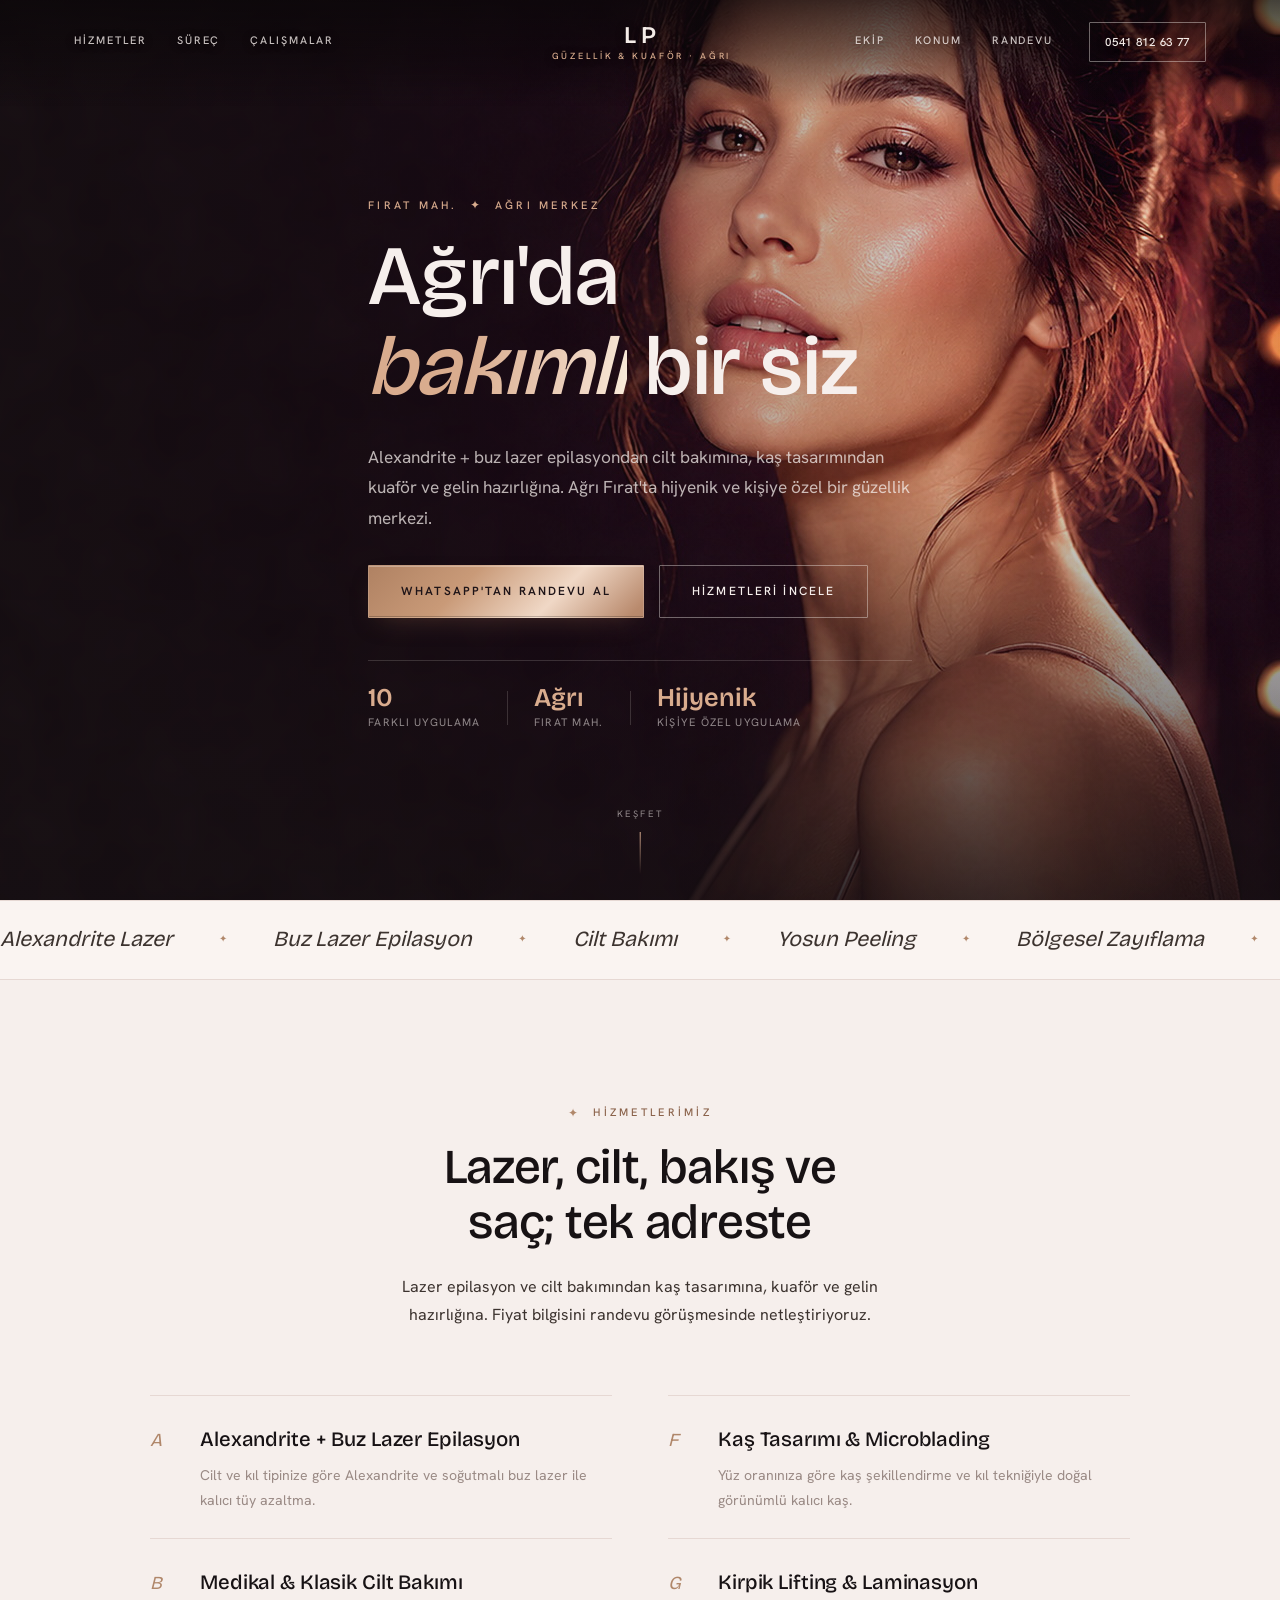
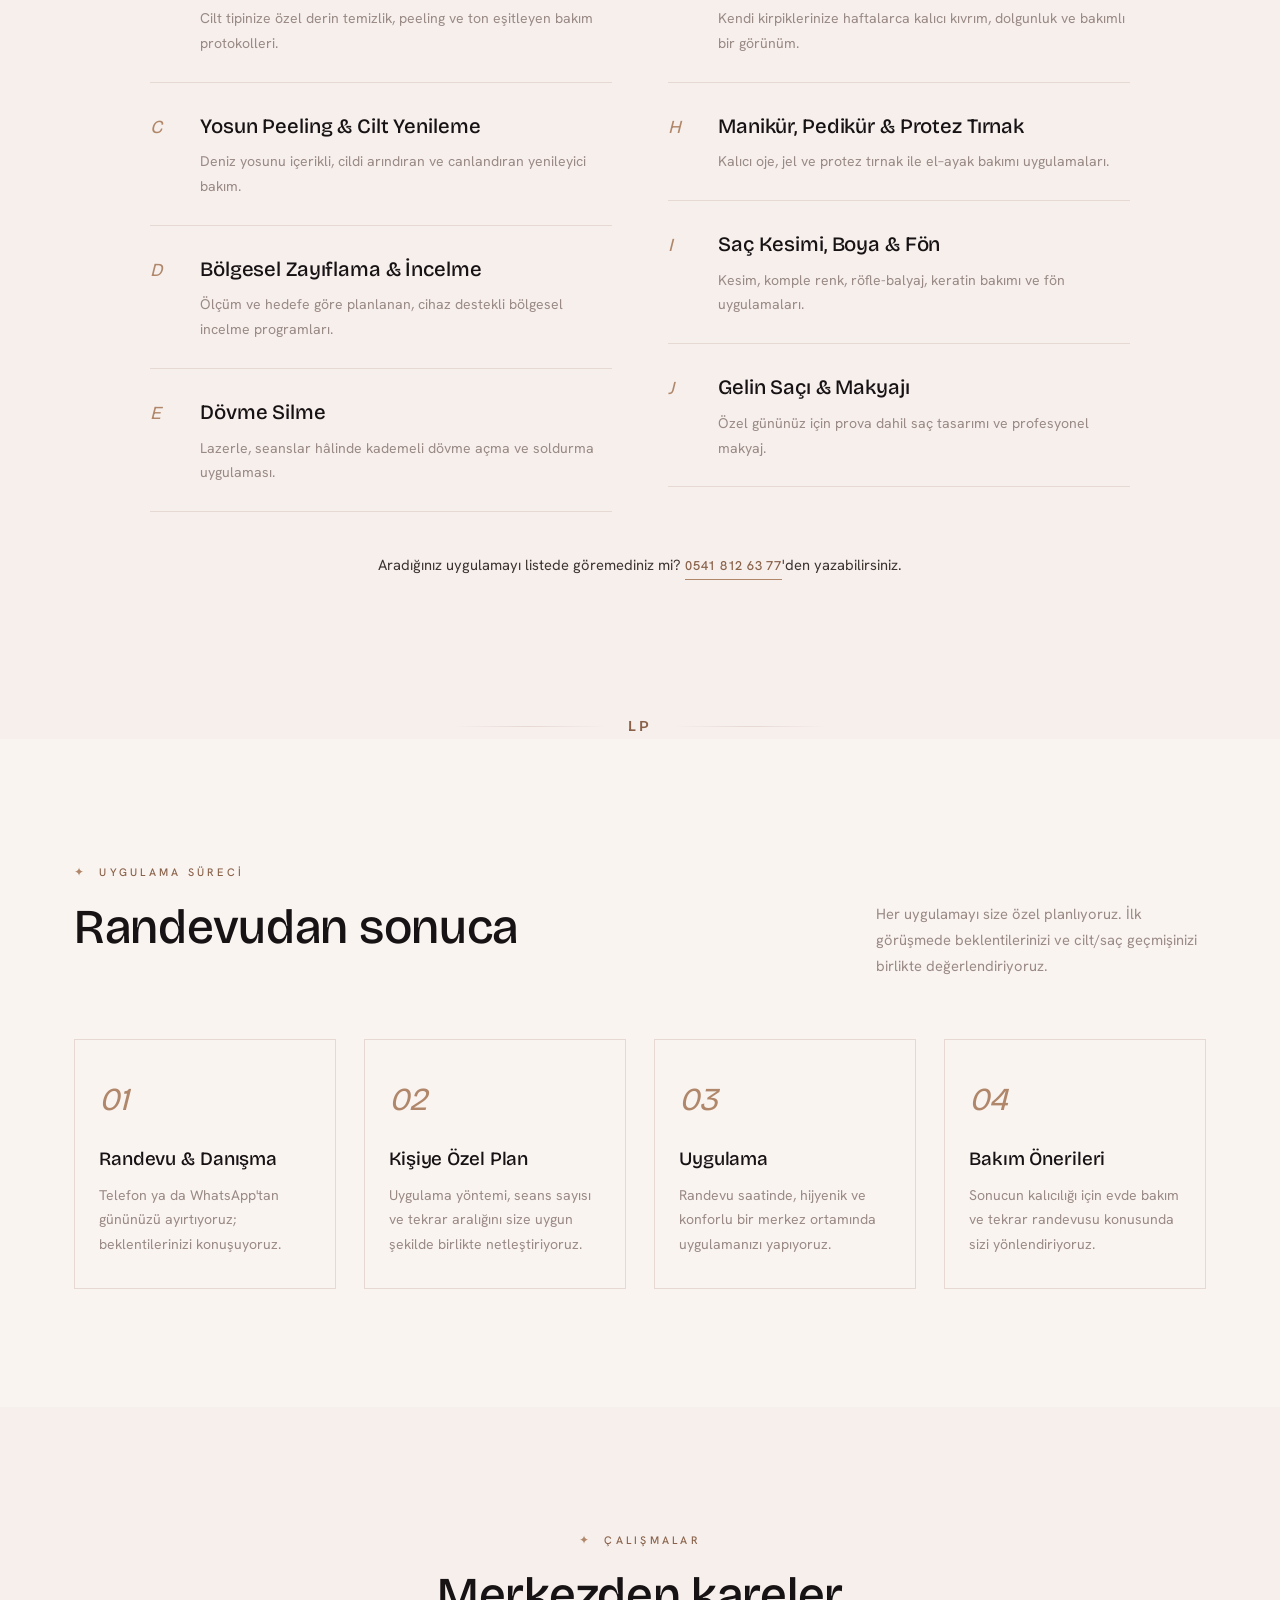
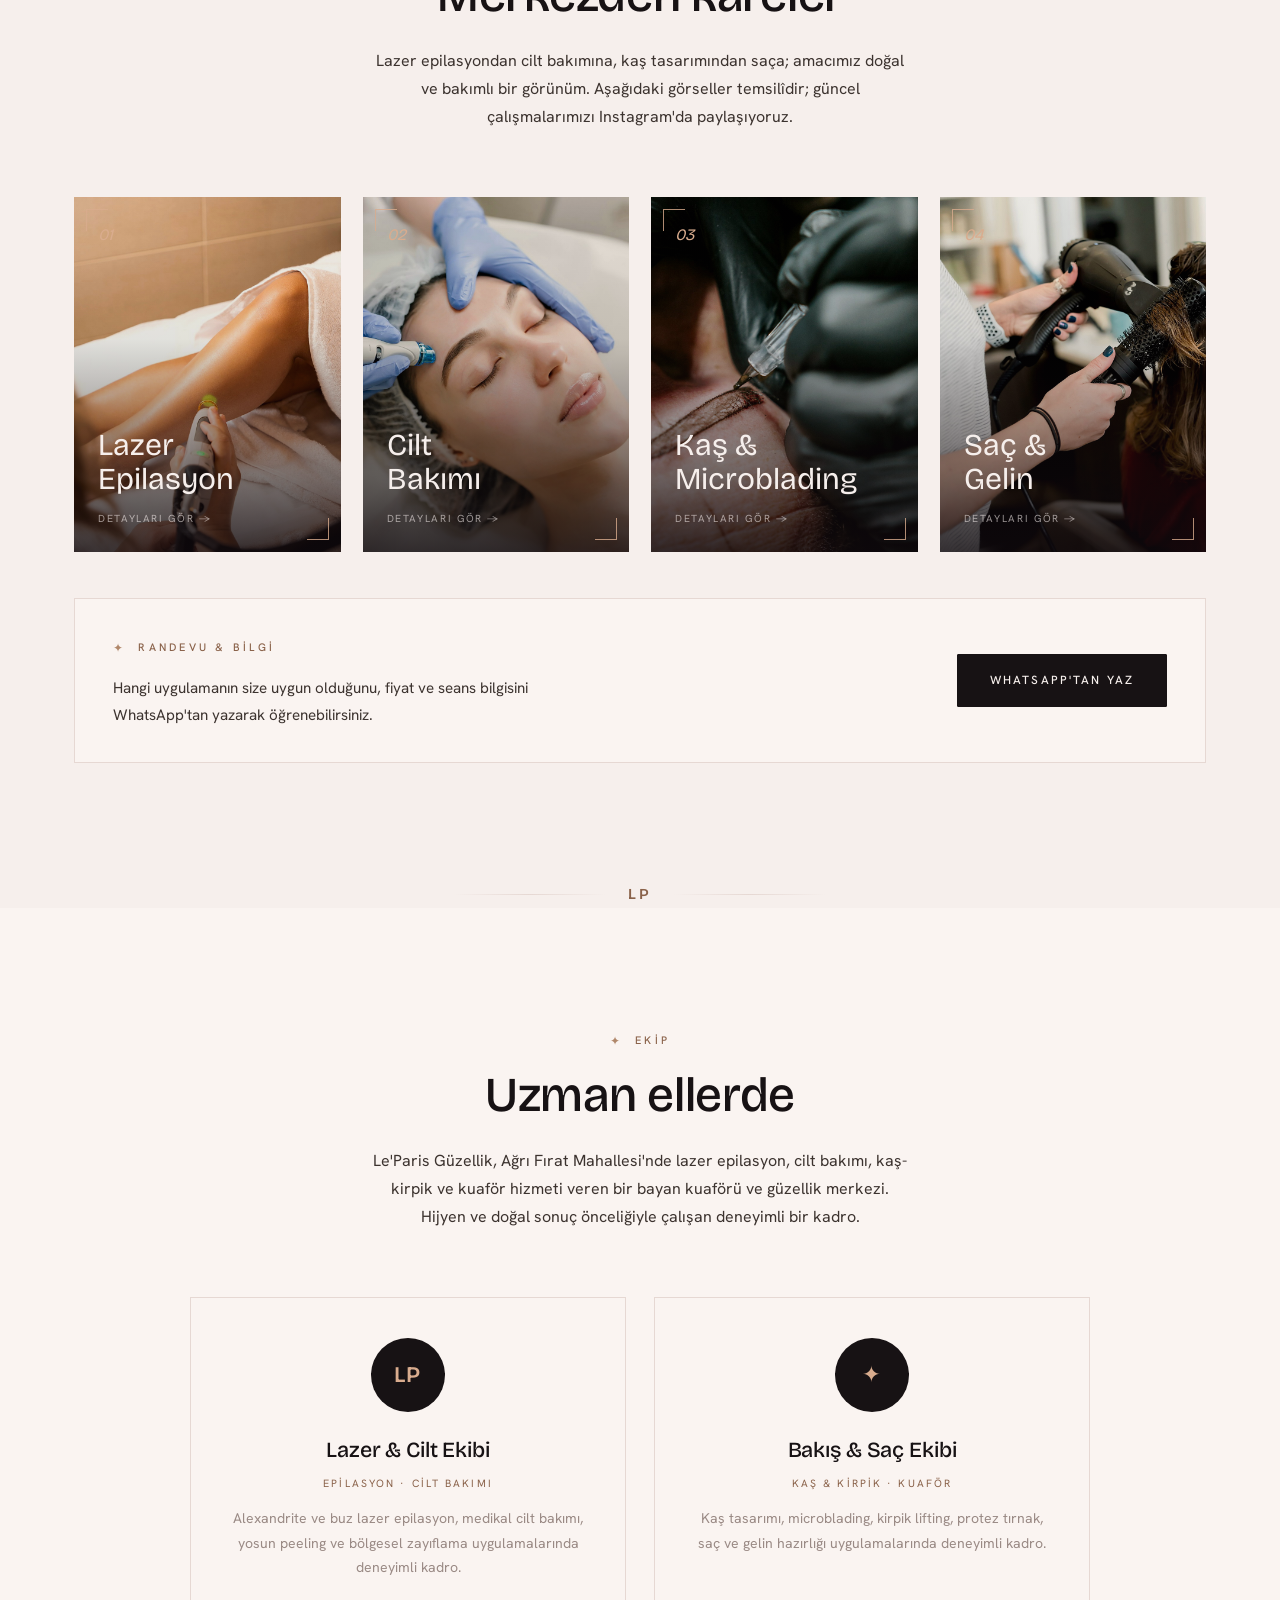
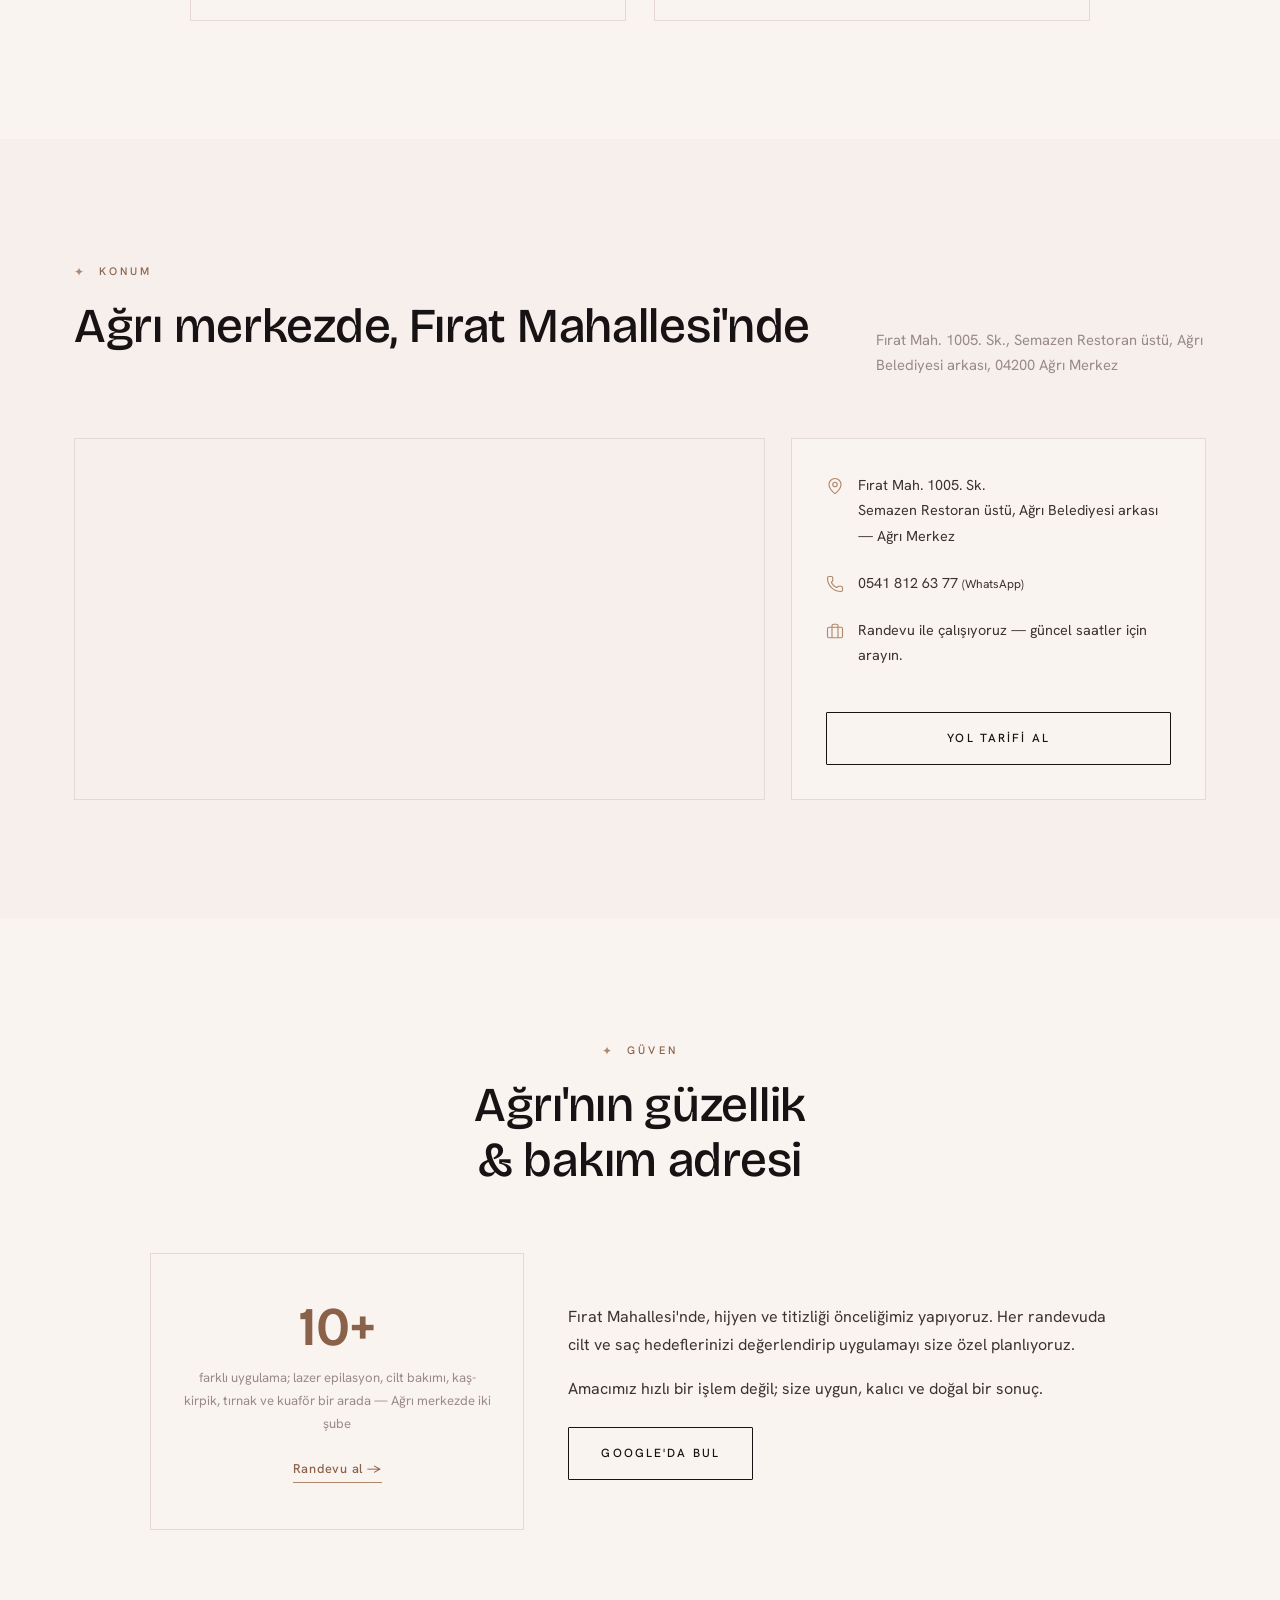
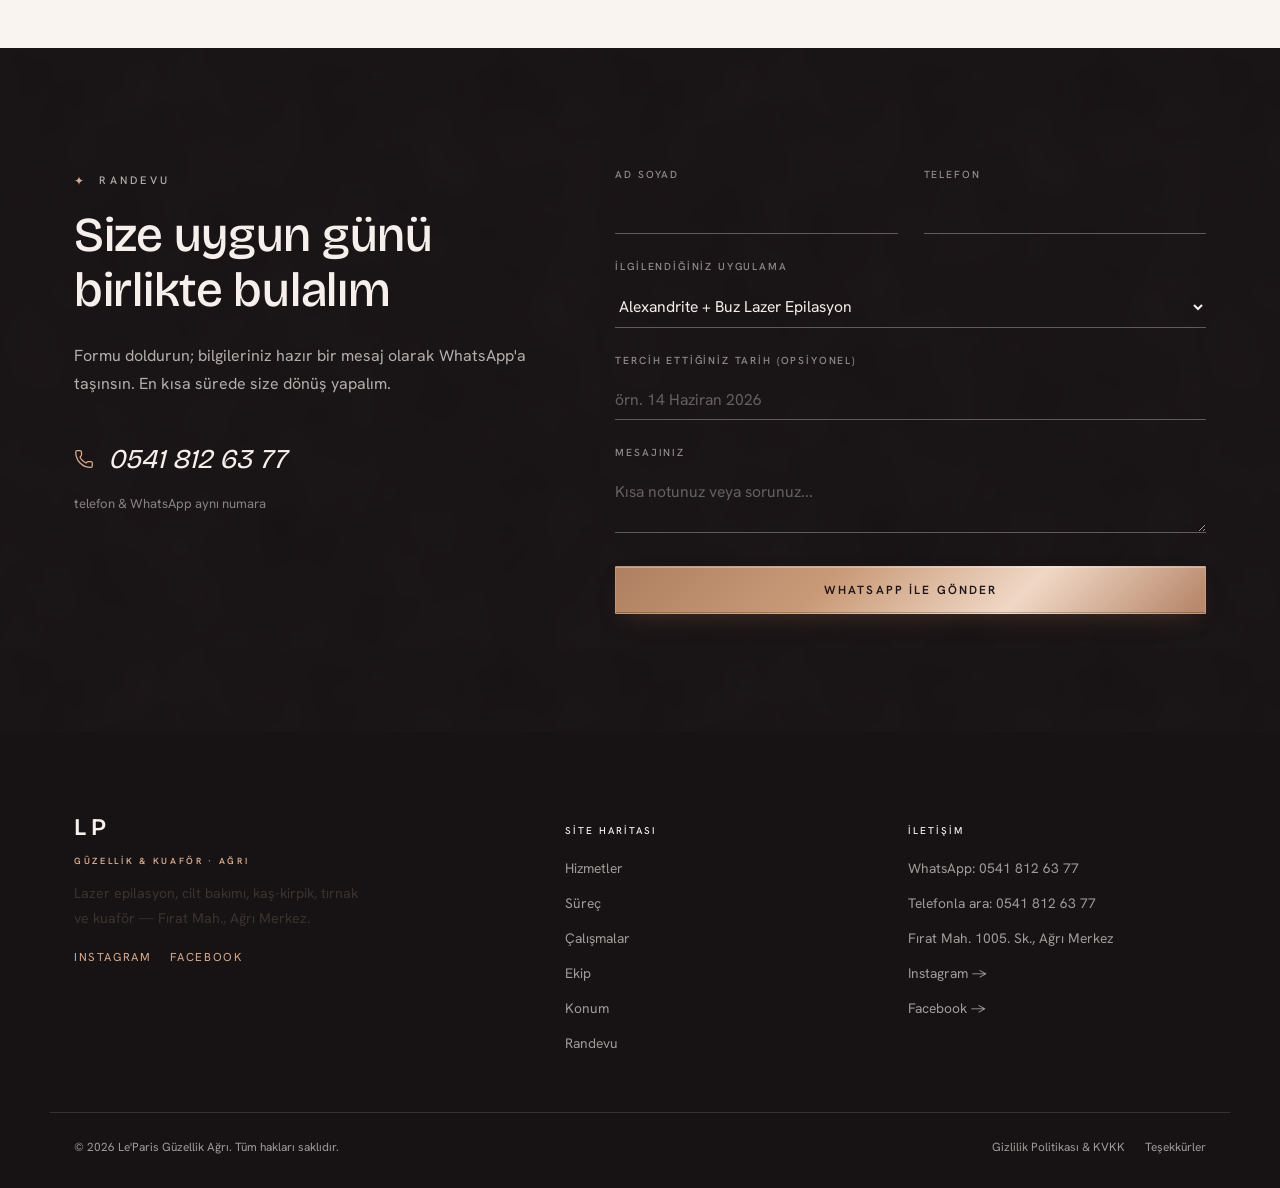
<file: index.html>
<!DOCTYPE html>
<html lang="tr" class="no-js">
<head>
<meta charset="UTF-8">
<script>document.documentElement.classList.remove('no-js');document.documentElement.classList.add('js');</script>
<meta name="viewport" content="width=device-width, initial-scale=1.0">
<meta name="theme-color" content="#171214">
<title>Le'Paris Güzellik Ağrı | Lazer Epilasyon, Cilt Bakımı, Kaş & Kuaför</title>
<meta name="description" content="Le'Paris Güzellik — Ağrı Fırat Mahallesi'nde Alexandrite + buz lazer epilasyon, medikal cilt bakımı, yosun peeling, bölgesel zayıflama, dövme silme, kaş tasarımı, microblading, kirpik lifting, protez tırnak ve kuaför. Randevu & WhatsApp: 0541 812 63 77.">
<meta name="robots" content="index, follow">
<meta name="author" content="Le'Paris Güzellik Ağrı">
<link rel="canonical" href="https://frostaqemelih.github.io/leparis-guzellik-agri/">

<meta property="og:type" content="business.business">
<meta property="og:site_name" content="Le'Paris Güzellik Ağrı">
<meta property="og:title" content="Le'Paris Güzellik Ağrı | Lazer Epilasyon, Cilt Bakımı & Kuaför">
<meta property="og:description" content="Ağrı'da lazer epilasyon, cilt bakımı, kaş-microblading ve kuaför — bayan kuaförü ve güzellik merkezi. Randevu & WhatsApp: 0541 812 63 77.">
<meta property="og:image" content="https://frostaqemelih.github.io/leparis-guzellik-agri/images/og-cover.jpg">
<meta property="og:image:alt" content="Le'Paris Güzellik Ağrı — rose gold monogramlı marka görseli">
<meta property="og:url" content="https://frostaqemelih.github.io/leparis-guzellik-agri/">
<meta property="og:locale" content="tr_TR">
<meta name="twitter:card" content="summary_large_image">
<meta name="twitter:title" content="Le'Paris Güzellik Ağrı | Lazer Epilasyon, Cilt Bakımı & Kuaför">
<meta name="twitter:description" content="Ağrı'da lazer epilasyon, cilt bakımı, kaş-microblading ve kuaför. Bayan kuaförü ve güzellik merkezi. Randevu & WhatsApp: 0541 812 63 77.">
<meta name="twitter:image" content="https://frostaqemelih.github.io/leparis-guzellik-agri/images/og-cover.jpg">

<!-- YAYIN NOTU: Meta/OG/JSON-LD/robots.txt/sitemap.xml içindeki https://frostaqemelih.github.io/leparis-guzellik-agri adresi
     yer tutucudur. Gerçek alan adı bağlandığında tüm dosyalarda tek seferde değiştirin. -->
<!-- GOOGLE SEARCH CONSOLE: Doğrulama meta etiketi işletme sahibinin kendi Google hesabıyla
     eklenmelidir; bu adım tarafımızdan tamamlanamaz. Kod alındığında alttaki satırı açın:
<meta name="google-site-verification" content="BURAYA-DOGRULAMA-KODU">
-->

<link rel="icon" href="data:image/svg+xml,%3Csvg xmlns='http://www.w3.org/2000/svg' viewBox='0 0 100 100'%3E%3Crect width='100' height='100' rx='6' fill='%23171214'/%3E%3Ctext x='50' y='62' font-family='Georgia,serif' font-weight='600' font-size='34' fill='%23f0d8c6' text-anchor='middle' letter-spacing='1'%3ELP%3C/text%3E%3C/svg%3E">
<link rel="apple-touch-icon" href="data:image/svg+xml,%3Csvg xmlns='http://www.w3.org/2000/svg' viewBox='0 0 100 100'%3E%3Crect width='100' height='100' fill='%23171214'/%3E%3Ctext x='50' y='62' font-family='Georgia,serif' font-weight='600' font-size='34' fill='%23f0d8c6' text-anchor='middle'%3ELP%3C/text%3E%3C/svg%3E">
<link rel="preconnect" href="https://fonts.googleapis.com">
<link rel="preconnect" href="https://fonts.gstatic.com" crossorigin>
<link rel="stylesheet" href="styles.css?v=2">

<script type="application/ld+json">
{
  "@context": "https://schema.org",
  "@type": "BeautySalon",
  "name": "Le'Paris Güzellik Ağrı",
  "image": "https://frostaqemelih.github.io/leparis-guzellik-agri/images/og-cover.jpg",
  "description": "Ağrı Fırat Mahallesi'nde Alexandrite + buz lazer epilasyon, medikal cilt bakımı, yosun peeling, bölgesel zayıflama, dövme silme, kaş tasarımı, microblading, kirpik lifting, protez tırnak ve kuaför sunan bayan kuaförü ve güzellik merkezi.",
  "url": "https://frostaqemelih.github.io/leparis-guzellik-agri/",
  "telephone": "+905418126377",
  "priceRange": "₺₺",
  "address": {
    "@type": "PostalAddress",
    "streetAddress": "Fırat Mah. 1005. Sk. (Semazen Restoran üstü, Ağrı Belediyesi arkası)",
    "addressLocality": "Ağrı",
    "addressRegion": "Ağrı",
    "postalCode": "04200",
    "addressCountry": "TR"
  },
  "areaServed": { "@type": "AdministrativeArea", "name": "Ağrı" },
  "sameAs": [
    "https://www.instagram.com/leparisguzellik/",
    "https://www.facebook.com/leparisguzelik/"
  ],
  "makesOffer": [
    { "@type": "Offer", "itemOffered": { "@type": "Service", "name": "Alexandrite + Buz Lazer Epilasyon" } },
    { "@type": "Offer", "itemOffered": { "@type": "Service", "name": "Medikal ve Klasik Cilt Bakımı" } },
    { "@type": "Offer", "itemOffered": { "@type": "Service", "name": "Yosun Peeling ve Cilt Yenileme" } },
    { "@type": "Offer", "itemOffered": { "@type": "Service", "name": "Bölgesel Zayıflama ve İncelme" } },
    { "@type": "Offer", "itemOffered": { "@type": "Service", "name": "Dövme Silme" } },
    { "@type": "Offer", "itemOffered": { "@type": "Service", "name": "Kaş Tasarımı ve Microblading" } },
    { "@type": "Offer", "itemOffered": { "@type": "Service", "name": "Kirpik Lifting ve Laminasyon" } },
    { "@type": "Offer", "itemOffered": { "@type": "Service", "name": "Manikür, Pedikür ve Protez Tırnak" } },
    { "@type": "Offer", "itemOffered": { "@type": "Service", "name": "Saç Kesimi, Boya ve Fön" } },
    { "@type": "Offer", "itemOffered": { "@type": "Service", "name": "Gelin Saçı ve Makyajı" } }
  ]
}
</script>
</head>
<body>

<!-- ================= AÇILIŞ EFEKTİ (LOADER) ================= -->
<div class="loader" id="loader" aria-hidden="true">
  <div class="loader-inner">
    <span class="loader-monogram" aria-hidden="true">
      <svg viewBox="0 0 120 120" width="72" height="72" role="img" aria-label="Le'Paris Güzellik monogramı">
        <circle cx="60" cy="60" r="56" fill="none" stroke="currentColor" stroke-width="1" opacity=".5"/>
        <circle class="loader-ring" cx="60" cy="60" r="56" fill="none" stroke="currentColor" stroke-width="1.6"/>
        <text x="60" y="74" text-anchor="middle" font-family="Georgia, serif" font-size="38" font-weight="600" fill="currentColor" letter-spacing="1">LP</text>
      </svg>
    </span>
    <span class="loader-word">LE'PARIS</span>
    <span class="loader-line"></span>
  </div>
  <div class="loader-panel loader-panel-top"></div>
  <div class="loader-panel loader-panel-bottom"></div>
</div>
<noscript><style>.loader{display:none!important}</style></noscript>

<a href="#icerik" class="skip-link">İçeriğe geç</a>

<!-- ================= HEADER ================= -->
<header class="header" id="site-header">
  <div class="header-inner">
    <div class="header-side header-side-left">
      <button class="nav-toggle" id="nav-toggle" type="button" aria-label="Menüyü aç" aria-expanded="false" aria-controls="nav-mobile">
        <svg viewBox="0 0 24 24" width="16" height="16" fill="none" stroke="currentColor" stroke-width="1.5" stroke-linecap="round" aria-hidden="true"><path d="M3 6h18M3 12h18M3 18h18"/></svg>
      </button>
      <nav class="nav nav-left" aria-label="Ana menü (sol)">
        <a href="#hizmetler">Hizmetler</a>
        <a href="#surec">Süreç</a>
        <a href="#calismalar">Çalışmalar</a>
      </nav>
    </div>

    <a href="#top" class="logo" aria-label="Le'Paris Güzellik Ağrı ana sayfa">
      <span class="logo-name">LP</span>
      <span class="logo-sub">Güzellik &amp; Kuaför · Ağrı</span>
    </a>

    <div class="header-side header-side-right">
      <nav class="nav nav-right" aria-label="Ana menü (sağ)">
        <a href="#ekip">Ekip</a>
        <a href="#konum">Konum</a>
        <a href="#randevu">Randevu</a>
      </nav>
      <a href="https://wa.me/905418126377" target="_blank" rel="noopener" class="header-phone">0541 812 63 77</a>
    </div>
  </div>
</header>

<nav class="nav-mobile" id="nav-mobile" aria-hidden="true">
  <button class="close-btn" id="nav-close" type="button" aria-label="Menüyü kapat">✕</button>
  <a href="#hizmetler">Hizmetler</a>
  <a href="#surec">Süreç</a>
  <a href="#calismalar">Çalışmalar</a>
  <a href="#ekip">Ekip</a>
  <a href="#konum">Konum</a>
  <a href="#yorumlar">Güven</a>
  <a href="#randevu">Randevu</a>
  <a class="nav-mobile-cta" href="https://wa.me/905418126377?text=Merhaba%2C%20Le%27Paris%20G%C3%BCzellik%27ten%20randevu%20almak%20istiyorum." target="_blank" rel="noopener">WhatsApp'tan Randevu</a>
</nav>

<main id="icerik">

  <!-- ================= HERO (sabit giriş görseli) ================= -->
  <section class="scrollhero" id="top">
    <div class="sh-stage">
      <div class="sh-bg" aria-hidden="true">
        <div class="sh-layer is-active" data-layer="0" style="background-image:url('images/hero-1.jpg?v=1')"></div>
        <span class="sh-veil"></span>
        <span class="hero-grain"></span>
      </div>

      <div class="container sh-content">
        <p class="eyebrow eyebrow-light sh-eyebrow">Fırat Mah. <span class="diamond">✦</span> Ağrı Merkez</p>
        <h1 class="sh-title">
          <span class="line"><span>Ağrı'da</span></span>
          <span class="line"><span><em class="shimmer">bakımlı</em> bir siz</span></span>
        </h1>
        <p class="sh-sub">Alexandrite + buz lazer epilasyondan cilt bakımına, kaş tasarımından kuaför ve gelin hazırlığına. Ağrı Fırat'ta hijyenik ve kişiye özel bir güzellik merkezi.</p>
        <div class="hero-actions sh-actions">
          <a class="btn btn-gold" data-magnetic href="https://wa.me/905418126377?text=Merhaba%2C%20Le%27Paris%20G%C3%BCzellik%27ten%20randevu%20almak%20istiyorum." target="_blank" rel="noopener">WhatsApp'tan Randevu Al</a>
          <a class="btn btn-ghost-light" href="#hizmetler">Hizmetleri İncele</a>
        </div>
        <div class="hero-trust sh-trust">
          <div class="trust-item"><strong data-count="10">10</strong><span>farklı uygulama</span></div>
          <span class="trust-sep" aria-hidden="true"></span>
          <div class="trust-item"><strong>Ağrı</strong><span>Fırat Mah.</span></div>
          <span class="trust-sep" aria-hidden="true"></span>
          <div class="trust-item"><strong>Hijyenik</strong><span>kişiye özel uygulama</span></div>
        </div>
      </div>

      <a href="#hizmetler" class="sh-hint" aria-label="Aşağı kaydır"><span class="sh-hint-word">Keşfet</span><span class="sh-hint-line"></span></a>
    </div>
  </section>

  <!-- ================= MARQUEE ŞERİDİ ================= -->
  <div class="marquee" aria-hidden="true">
    <div class="marquee-track">
      <span>Alexandrite Lazer</span><span>Buz Lazer Epilasyon</span><span>Cilt Bakımı</span><span>Yosun Peeling</span><span>Bölgesel Zayıflama</span><span>Dövme Silme</span><span>Microblading</span><span>Kirpik Lifting</span><span>Protez Tırnak</span><span>Kuaför &amp; Gelin</span><span>Alexandrite Lazer</span><span>Buz Lazer Epilasyon</span><span>Cilt Bakımı</span><span>Yosun Peeling</span><span>Bölgesel Zayıflama</span><span>Dövme Silme</span><span>Microblading</span><span>Kirpik Lifting</span><span>Protez Tırnak</span><span>Kuaför &amp; Gelin</span>
    </div>
  </div>

  <!-- ================= HİZMETLER ================= -->
  <section id="hizmetler" class="section">
    <div class="container">
      <div class="section-head reveal">
        <p class="eyebrow"><span class="diamond">✦</span> Hizmetlerimiz</p>
        <h2 class="section-title">Lazer, cilt, bakış ve saç; tek adreste</h2>
        <p class="section-lead">Lazer epilasyon ve cilt bakımından kaş tasarımına, kuaför ve gelin hazırlığına. Fiyat bilgisini randevu görüşmesinde netleştiriyoruz.</p>
      </div>

      <div class="menu">
        <div class="menu-col">
          <article class="menu-row">
            <span class="menu-idx">A</span>
            <div class="menu-body"><h3>Alexandrite + Buz Lazer Epilasyon</h3><p>Cilt ve kıl tipinize göre Alexandrite ve soğutmalı buz lazer ile kalıcı tüy azaltma.</p></div>
          </article>
          <article class="menu-row">
            <span class="menu-idx">B</span>
            <div class="menu-body"><h3>Medikal &amp; Klasik Cilt Bakımı</h3><p>Cilt tipinize özel derin temizlik, peeling ve ton eşitleyen bakım protokolleri.</p></div>
          </article>
          <article class="menu-row">
            <span class="menu-idx">C</span>
            <div class="menu-body"><h3>Yosun Peeling &amp; Cilt Yenileme</h3><p>Deniz yosunu içerikli, cildi arındıran ve canlandıran yenileyici bakım.</p></div>
          </article>
          <article class="menu-row">
            <span class="menu-idx">D</span>
            <div class="menu-body"><h3>Bölgesel Zayıflama &amp; İncelme</h3><p>Ölçüm ve hedefe göre planlanan, cihaz destekli bölgesel incelme programları.</p></div>
          </article>
          <article class="menu-row">
            <span class="menu-idx">E</span>
            <div class="menu-body"><h3>Dövme Silme</h3><p>Lazerle, seanslar hâlinde kademeli dövme açma ve soldurma uygulaması.</p></div>
          </article>
        </div>
        <div class="menu-col">
          <article class="menu-row">
            <span class="menu-idx">F</span>
            <div class="menu-body"><h3>Kaş Tasarımı &amp; Microblading</h3><p>Yüz oranınıza göre kaş şekillendirme ve kıl tekniğiyle doğal görünümlü kalıcı kaş.</p></div>
          </article>
          <article class="menu-row">
            <span class="menu-idx">G</span>
            <div class="menu-body"><h3>Kirpik Lifting &amp; Laminasyon</h3><p>Kendi kirpiklerinize haftalarca kalıcı kıvrım, dolgunluk ve bakımlı bir görünüm.</p></div>
          </article>
          <article class="menu-row">
            <span class="menu-idx">H</span>
            <div class="menu-body"><h3>Manikür, Pedikür &amp; Protez Tırnak</h3><p>Kalıcı oje, jel ve protez tırnak ile el–ayak bakımı uygulamaları.</p></div>
          </article>
          <article class="menu-row">
            <span class="menu-idx">I</span>
            <div class="menu-body"><h3>Saç Kesimi, Boya &amp; Fön</h3><p>Kesim, komple renk, röfle-balyaj, keratin bakımı ve fön uygulamaları.</p></div>
          </article>
          <article class="menu-row">
            <span class="menu-idx">J</span>
            <div class="menu-body"><h3>Gelin Saçı &amp; Makyajı</h3><p>Özel gününüz için prova dahil saç tasarımı ve profesyonel makyaj.</p></div>
          </article>
        </div>
      </div>

      <div class="menu-note reveal">
        <p>Aradığınız uygulamayı listede göremediniz mi? <a class="link-gold" href="https://wa.me/905418126377" target="_blank" rel="noopener">0541 812 63 77</a>'den yazabilirsiniz.</p>
      </div>
    </div>
  </section>

  <div class="monogram-divider" aria-hidden="true"><span></span><b>LP</b><span></span></div>

  <!-- ================= UYGULAMA SÜRECİ ================= -->
  <section id="surec" class="section section-alt">
    <div class="container">
      <div class="section-head split reveal">
        <div>
          <p class="eyebrow"><span class="diamond">✦</span> Uygulama Süreci</p>
          <h2 class="section-title">Randevudan sonuca</h2>
        </div>
        <p class="section-note">Her uygulamayı size özel planlıyoruz. İlk görüşmede beklentilerinizi ve cilt/saç geçmişinizi birlikte değerlendiriyoruz.</p>
      </div>

      <ol class="steps">
        <li class="step reveal">
          <span class="step-no">01</span>
          <h3>Randevu &amp; Danışma</h3>
          <p>Telefon ya da WhatsApp'tan gününüzü ayırtıyoruz; beklentilerinizi konuşuyoruz.</p>
        </li>
        <li class="step reveal">
          <span class="step-no">02</span>
          <h3>Kişiye Özel Plan</h3>
          <p>Uygulama yöntemi, seans sayısı ve tekrar aralığını size uygun şekilde birlikte netleştiriyoruz.</p>
        </li>
        <li class="step reveal">
          <span class="step-no">03</span>
          <h3>Uygulama</h3>
          <p>Randevu saatinde, hijyenik ve konforlu bir merkez ortamında uygulamanızı yapıyoruz.</p>
        </li>
        <li class="step reveal">
          <span class="step-no">04</span>
          <h3>Bakım Önerileri</h3>
          <p>Sonucun kalıcılığı için evde bakım ve tekrar randevusu konusunda sizi yönlendiriyoruz.</p>
        </li>
      </ol>
    </div>
  </section>

  <!-- ================= ÇALIŞMALAR / INSTAGRAM ================= -->
  <section id="calismalar" class="section">
    <div class="container">
      <div class="section-head reveal">
        <p class="eyebrow"><span class="diamond">✦</span> Çalışmalar</p>
        <h2 class="section-title">Merkezden kareler</h2>
        <p class="section-lead">Lazer epilasyondan cilt bakımına, kaş tasarımından saça; amacımız doğal ve bakımlı bir görünüm. Aşağıdaki görseller temsilîdir; güncel çalışmalarımızı Instagram'da paylaşıyoruz.</p>
      </div>

      <div class="lookbook">
        <a class="look-card" href="https://www.instagram.com/leparisguzellik/" target="_blank" rel="noopener">
          <img class="look-photo" src="images/calisma-1.jpg" alt="Le'Paris Güzellik Ağrı lazer epilasyon — temsilî görsel" loading="lazy">
          <span class="look-corner tl"></span><span class="look-corner br"></span>
          <span class="look-kicker">01</span>
          <span class="look-word">Lazer<br>Epilasyon</span>
          <span class="look-go">Detayları gör →</span>
        </a>
        <a class="look-card" href="https://www.instagram.com/leparisguzellik/" target="_blank" rel="noopener">
          <img class="look-photo" src="images/calisma-2.jpg" alt="Le'Paris Güzellik Ağrı medikal cilt bakımı — temsilî görsel" loading="lazy">
          <span class="look-corner tl"></span><span class="look-corner br"></span>
          <span class="look-kicker">02</span>
          <span class="look-word">Cilt<br>Bakımı</span>
          <span class="look-go">Detayları gör →</span>
        </a>
        <a class="look-card" href="https://www.instagram.com/leparisguzellik/" target="_blank" rel="noopener">
          <img class="look-photo" src="images/calisma-3.jpg" alt="Le'Paris Güzellik Ağrı kaş tasarımı ve microblading — temsilî görsel" loading="lazy">
          <span class="look-corner tl"></span><span class="look-corner br"></span>
          <span class="look-kicker">03</span>
          <span class="look-word">Kaş &amp;<br>Microblading</span>
          <span class="look-go">Detayları gör →</span>
        </a>
        <a class="look-card" href="https://www.instagram.com/leparisguzellik/" target="_blank" rel="noopener">
          <img class="look-photo" src="images/calisma-4.jpg" alt="Le'Paris Güzellik Ağrı kuaför ve gelin saçı — temsilî görsel" loading="lazy">
          <span class="look-corner tl"></span><span class="look-corner br"></span>
          <span class="look-kicker">04</span>
          <span class="look-word">Saç &amp;<br>Gelin</span>
          <span class="look-go">Detayları gör →</span>
        </a>
      </div>

      <!-- FOTOĞRAF EKLEME: İşletmenin kendi çektiği/rıza verdiği gerçek kareler hazır olduğunda
           calisma-1..4.jpg dosyalarını değiştirin. Yönerge: images/README.txt.
           Öncesi/sonrası görselleri yalnızca müşteri rızasıyla ve gerçek kareyle eklenmelidir. -->

      <div class="ig-callout reveal">
        <div>
          <p class="eyebrow"><span class="diamond">✦</span> Randevu &amp; Bilgi</p>
          <p class="ig-text">Hangi uygulamanın size uygun olduğunu, fiyat ve seans bilgisini WhatsApp'tan yazarak öğrenebilirsiniz.</p>
        </div>
        <a class="btn btn-dark" href="https://wa.me/905418126377?text=Merhaba%2C%20Le%27Paris%20G%C3%BCzellik%20hakk%C4%B1nda%20bilgi%20almak%20istiyorum." target="_blank" rel="noopener">WhatsApp'tan Yaz</a>
      </div>
    </div>
  </section>

  <div class="monogram-divider" aria-hidden="true"><span></span><b>LP</b><span></span></div>

  <!-- ================= EKİP ================= -->
  <section id="ekip" class="section section-alt">
    <div class="container">
      <div class="section-head reveal">
        <p class="eyebrow"><span class="diamond">✦</span> Ekip</p>
        <h2 class="section-title">Uzman ellerde</h2>
        <p class="section-lead">Le'Paris Güzellik, Ağrı Fırat Mahallesi'nde lazer epilasyon, cilt bakımı, kaş-kirpik ve kuaför hizmeti veren bir bayan kuaförü ve güzellik merkezi. Hijyen ve doğal sonuç önceliğiyle çalışan deneyimli bir kadro.</p>
      </div>

      <div class="team">
        <article class="team-card reveal">
          <span class="team-avatar" aria-hidden="true">LP</span>
          <h3>Lazer &amp; Cilt Ekibi</h3>
          <p class="team-role">Epilasyon · Cilt Bakımı</p>
          <p>Alexandrite ve buz lazer epilasyon, medikal cilt bakımı, yosun peeling ve bölgesel zayıflama uygulamalarında deneyimli kadro.</p>
        </article>
        <article class="team-card reveal">
          <span class="team-avatar" aria-hidden="true">✦</span>
          <h3>Bakış &amp; Saç Ekibi</h3>
          <p class="team-role">Kaş &amp; Kirpik · Kuaför</p>
          <p>Kaş tasarımı, microblading, kirpik lifting, protez tırnak, saç ve gelin hazırlığı uygulamalarında deneyimli kadro.</p>
        </article>
      </div>
      <!-- EKİP FOTOĞRAFI: Belirli kişilerin yapay zekâ ile üretilmiş görselleri kullanılmaz.
           Gerçek ekip fotoğrafları geldiğinde avatarların yerine eklenebilir (images/README.txt). -->
    </div>
  </section>

  <!-- ================= KONUM ================= -->
  <section id="konum" class="section">
    <div class="container">
      <div class="section-head split reveal">
        <div>
          <p class="eyebrow"><span class="diamond">✦</span> Konum</p>
          <h2 class="section-title">Ağrı merkezde, Fırat Mahallesi'nde</h2>
        </div>
        <p class="section-note">Fırat Mah. 1005. Sk., Semazen Restoran üstü, Ağrı Belediyesi arkası, 04200 Ağrı Merkez</p>
      </div>

      <div class="location-layout">
        <div class="map-frame reveal reveal-left">
          <iframe
            title="Le'Paris Güzellik Ağrı konum haritası"
            src="https://www.google.com/maps?q=Le%27Paris%20G%C3%BCzellik%20A%C4%9Fr%C4%B1%20F%C4%B1rat%20Mah.%201005.%20Sk.%20A%C4%9Fr%C4%B1&output=embed"
            loading="lazy" referrerpolicy="no-referrer-when-downgrade"></iframe>
        </div>
        <div class="location-card reveal reveal-right">
          <div class="info-item">
            <svg class="icon" viewBox="0 0 24 24" fill="none" stroke="currentColor" stroke-width="1.5" aria-hidden="true"><path d="M20 10c0 4.993-5.539 10.193-7.399 11.799a1 1 0 0 1-1.202 0C9.539 20.193 4 14.993 4 10a8 8 0 0 1 16 0"/><circle cx="12" cy="10" r="3"/></svg>
            <span>Fırat Mah. 1005. Sk.<br>Semazen Restoran üstü, Ağrı Belediyesi arkası — Ağrı Merkez</span>
          </div>
          <div class="info-item">
            <svg class="icon" viewBox="0 0 24 24" fill="none" stroke="currentColor" stroke-width="1.5" aria-hidden="true"><path d="M13.832 16.568a1 1 0 0 0 1.213-.303l.355-.465A2 2 0 0 1 17 15h3a2 2 0 0 1 2 2v3a2 2 0 0 1-2 2A18 18 0 0 1 2 4a2 2 0 0 1 2-2h3a2 2 0 0 1 2 2v3a2 2 0 0 1-.8 1.6l-.468.351a1 1 0 0 0-.292 1.233 14 14 0 0 0 6.392 6.384"/></svg>
            <span><a href="https://wa.me/905418126377" target="_blank" rel="noopener">0541 812 63 77</a> <small>(WhatsApp)</small></span>
          </div>
          <div class="info-item">
            <svg class="icon" viewBox="0 0 24 24" fill="none" stroke="currentColor" stroke-width="1.5" aria-hidden="true"><rect x="2" y="7" width="20" height="14" rx="2"/><path d="M16 21V5a2 2 0 0 0-2-2h-4a2 2 0 0 0-2 2v16"/></svg>
            <span>Randevu ile çalışıyoruz — güncel saatler için arayın.</span>
          </div>
          <a href="https://www.google.com/maps/dir/?api=1&destination=Le%27Paris%20G%C3%BCzellik%20A%C4%9Fr%C4%B1%20F%C4%B1rat%20Mah.%201005.%20Sk.%20A%C4%9Fr%C4%B1" target="_blank" rel="noopener" class="btn btn-ghost btn-block">Yol Tarifi Al</a>
        </div>
      </div>
    </div>
  </section>

  <!-- ================= YORUMLAR / GÜVEN ================= -->
  <section id="yorumlar" class="section section-alt">
    <div class="container">
      <div class="section-head reveal">
        <p class="eyebrow" style="justify-content:center;"><span class="diamond">✦</span> Güven</p>
        <h2 class="section-title">Ağrı'nın güzellik &amp; bakım adresi</h2>
      </div>

      <div class="trust-grid">
        <div class="trust-stat reveal reveal-left">
          <p class="trust-huge"><span data-count="10">10</span>+</p>
          <p class="trust-cap">farklı uygulama; lazer epilasyon, cilt bakımı, kaş-kirpik, tırnak ve kuaför bir arada — Ağrı merkezde iki şube</p>
          <a class="link-gold" href="https://wa.me/905418126377" target="_blank" rel="noopener">Randevu al →</a>
        </div>
        <div class="trust-copy reveal reveal-right">
          <p>Fırat Mahallesi'nde, hijyen ve titizliği önceliğimiz yapıyoruz. Her randevuda cilt ve saç hedeflerinizi değerlendirip uygulamayı size özel planlıyoruz.</p>
          <p>Amacımız hızlı bir işlem değil; size uygun, kalıcı ve doğal bir sonuç.</p>
          <a class="btn btn-ghost" href="https://www.google.com/maps/search/?api=1&query=Le%27Paris%20G%C3%BCzellik%20A%C4%9Fr%C4%B1" target="_blank" rel="noopener">Google'da Bul</a>
        </div>
      </div>
      <!-- GERÇEK YORUMLAR: İşletmenin onayladığı Google/Instagram yorumları geldiğinde,
           yorum kartları (isim + metin) bu alana eklenmelidir. Yorum ve isim asla uydurulmaz. -->
    </div>
  </section>

  <!-- ================= RANDEVU ================= -->
  <section id="randevu" class="section section-dark">
    <div class="container appointment-grid">
      <div class="reveal">
        <p class="eyebrow eyebrow-light"><span class="diamond">✦</span> Randevu</p>
        <h2 class="section-title">Size uygun günü birlikte bulalım</h2>
        <p>Formu doldurun; bilgileriniz hazır bir mesaj olarak WhatsApp'a taşınsın. En kısa sürede size dönüş yapalım.</p>
        <a href="https://wa.me/905418126377" target="_blank" rel="noopener" class="direct-link">
          <svg class="icon" viewBox="0 0 24 24" fill="none" stroke="currentColor" stroke-width="1.5" aria-hidden="true"><path d="M13.832 16.568a1 1 0 0 0 1.213-.303l.355-.465A2 2 0 0 1 17 15h3a2 2 0 0 1 2 2v3a2 2 0 0 1-2 2A18 18 0 0 1 2 4a2 2 0 0 1 2-2h3a2 2 0 0 1 2 2v3a2 2 0 0 1-.8 1.6l-.468.351a1 1 0 0 0-.292 1.233 14 14 0 0 0 6.392 6.384"/></svg>
          0541 812 63 77
        </a>
        <span class="direct-note">telefon &amp; WhatsApp aynı numara</span>
      </div>

      <form class="reveal" id="contact-form" novalidate>
        <div class="form-grid">
          <div class="field">
            <label for="ad">Ad Soyad</label>
            <input type="text" id="ad" name="ad" required autocomplete="name">
          </div>
          <div class="field">
            <label for="telefon">Telefon</label>
            <input type="tel" id="telefon" name="telefon" required autocomplete="tel" inputmode="tel">
          </div>
          <div class="field full">
            <label for="hizmet">İlgilendiğiniz Uygulama</label>
            <select id="hizmet" name="hizmet">
              <option>Alexandrite + Buz Lazer Epilasyon</option>
              <option>Medikal &amp; Klasik Cilt Bakımı</option>
              <option>Yosun Peeling &amp; Cilt Yenileme</option>
              <option>Bölgesel Zayıflama &amp; İncelme</option>
              <option>Dövme Silme</option>
              <option>Kaş Tasarımı &amp; Microblading</option>
              <option>Kirpik Lifting &amp; Laminasyon</option>
              <option>Manikür, Pedikür &amp; Protez Tırnak</option>
              <option>Saç Kesimi, Boya &amp; Fön</option>
              <option>Gelin Saçı &amp; Makyajı</option>
              <option>Diğer</option>
            </select>
          </div>
          <div class="field full">
            <label for="tarih">Tercih Ettiğiniz Tarih (opsiyonel)</label>
            <input type="text" id="tarih" name="tarih" placeholder="örn. 14 Haziran 2026" autocomplete="off">
          </div>
          <div class="field full">
            <label for="mesaj">Mesajınız</label>
            <textarea id="mesaj" name="mesaj" rows="2" placeholder="Kısa notunuz veya sorunuz..."></textarea>
          </div>
        </div>
        <button type="submit" class="btn btn-gold btn-block">WhatsApp ile Gönder</button>
        <p class="form-success" id="form-success" role="status">
          Teşekkürler! WhatsApp'a yönlendiriliyorsunuz — mesajı gönderdiğinizde en kısa sürede size dönüş yapacağız.
          <a href="tesekkurler.html">Detaylı bilgi →</a>
        </p>
      </form>
    </div>
  </section>

</main>

<!-- ================= STICKY MOBİL CTA ================= -->
<div class="mobile-cta">
  <a class="mcta-call" href="tel:+905418126377">Ara</a>
  <a class="mcta-wa" href="https://wa.me/905418126377?text=Merhaba%2C%20Le%27Paris%20G%C3%BCzellik%27ten%20randevu%20almak%20istiyorum." target="_blank" rel="noopener">WhatsApp</a>
</div>

<!-- ================= FOOTER ================= -->
<footer class="footer">
  <div class="footer-inner">
    <div class="footer-brand">
      <p class="footer-logo">LP<span>Güzellik &amp; Kuaför · Ağrı</span></p>
      <p class="footer-tagline">Lazer epilasyon, cilt bakımı, kaş-kirpik, tırnak ve kuaför — Fırat Mah., Ağrı Merkez.</p>
      <div class="footer-social">
        <a href="https://www.instagram.com/leparisguzellik/" target="_blank" rel="noopener" aria-label="Instagram">Instagram</a>
        <a href="https://www.facebook.com/leparisguzelik/" target="_blank" rel="noopener" aria-label="Facebook">Facebook</a>
      </div>
    </div>
    <div class="footer-col">
      <h5>Site Haritası</h5>
      <a href="#hizmetler">Hizmetler</a>
      <a href="#surec">Süreç</a>
      <a href="#calismalar">Çalışmalar</a>
      <a href="#ekip">Ekip</a>
      <a href="#konum">Konum</a>
      <a href="#randevu">Randevu</a>
    </div>
    <div class="footer-col">
      <h5>İletişim</h5>
      <a href="https://wa.me/905418126377" target="_blank" rel="noopener">WhatsApp: 0541 812 63 77</a>
      <a href="tel:+905418126377">Telefonla ara: 0541 812 63 77</a>
      <a href="https://www.google.com/maps/search/?api=1&query=Le%27Paris%20G%C3%BCzellik%20A%C4%9Fr%C4%B1" target="_blank" rel="noopener">Fırat Mah. 1005. Sk., Ağrı Merkez</a>
      <a href="https://www.instagram.com/leparisguzellik/" target="_blank" rel="noopener">Instagram →</a>
      <a href="https://www.facebook.com/leparisguzelik/" target="_blank" rel="noopener">Facebook →</a>
    </div>
  </div>
  <div class="footer-bottom">
    <span>© <span id="year"></span> Le'Paris Güzellik Ağrı. Tüm hakları saklıdır.</span>
    <span class="footer-legal-links">
      <a href="gizlilik-politikasi.html">Gizlilik Politikası &amp; KVKK</a>
      <a href="tesekkurler.html">Teşekkürler</a>
    </span>
  </div>
</footer>

<script src="script.js?v=1"></script>
</body>
</html>
</file>
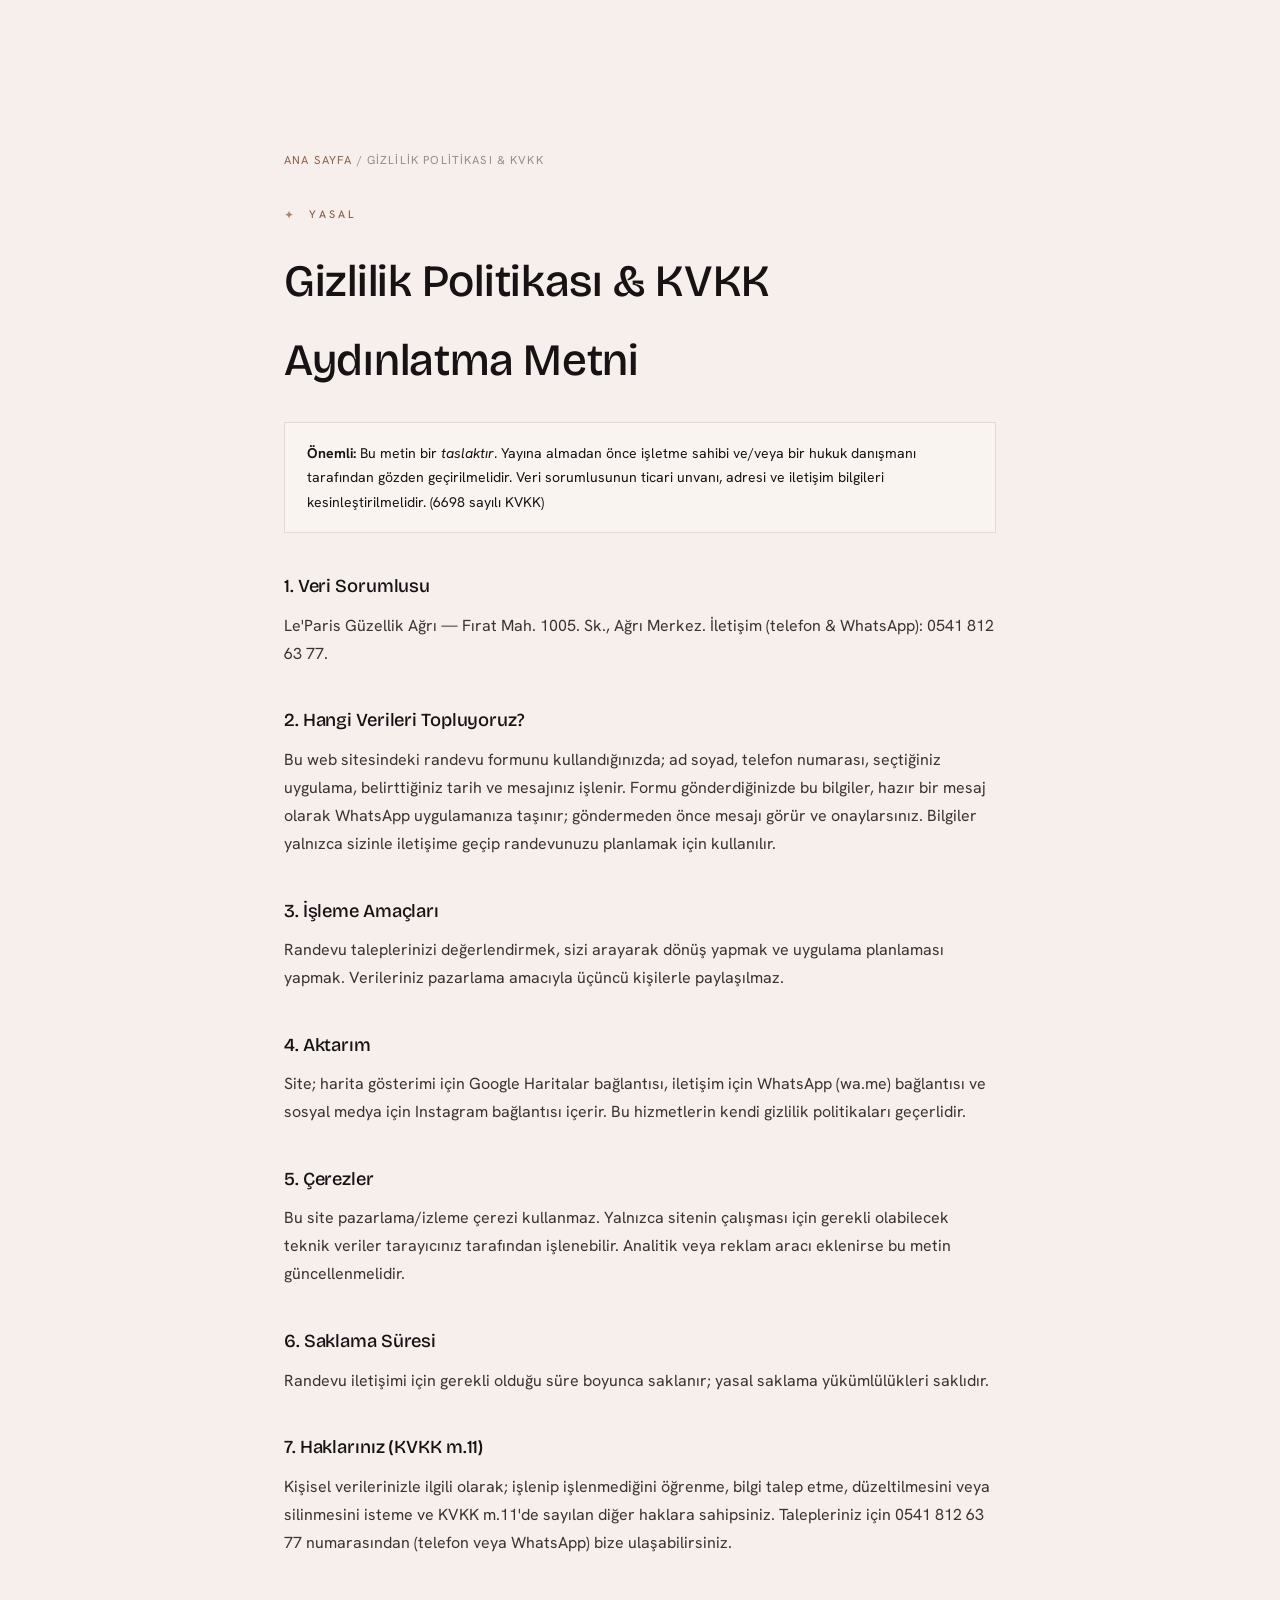
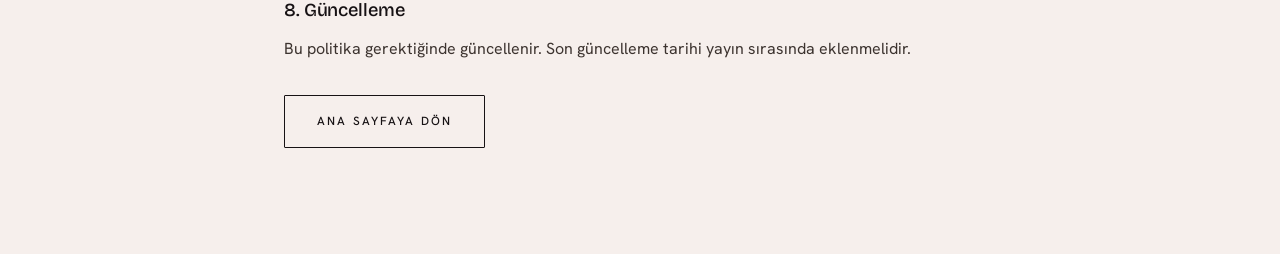
<file: gizlilik-politikasi.html>
<!DOCTYPE html>
<html lang="tr">
<head>
<meta charset="UTF-8">
<meta name="viewport" content="width=device-width, initial-scale=1.0">
<meta name="theme-color" content="#171214">
<title>Gizlilik Politikası & KVKK Aydınlatma Metni | Le'Paris Güzellik Ağrı</title>
<meta name="description" content="Le'Paris Güzellik Ağrı web sitesi gizlilik politikası ve KVKK aydınlatma metni.">
<meta name="robots" content="noindex, follow">
<link rel="icon" href="data:image/svg+xml,%3Csvg xmlns='http://www.w3.org/2000/svg' viewBox='0 0 100 100'%3E%3Crect width='100' height='100' rx='6' fill='%23171214'/%3E%3Ctext x='50' y='62' font-family='Georgia,serif' font-weight='600' font-size='38' fill='%23f0d8c6' text-anchor='middle'%3ELP%3C/text%3E%3C/svg%3E">
<link rel="preconnect" href="https://fonts.googleapis.com">
<link rel="preconnect" href="https://fonts.gstatic.com" crossorigin>
<link rel="stylesheet" href="styles.css?v=2">
</head>
<body>
<main class="subpage">
  <nav class="breadcrumb" aria-label="Sayfa yolu"><a href="index.html">Ana Sayfa</a> / Gizlilik Politikası &amp; KVKK</nav>
  <p class="eyebrow"><span class="diamond">✦</span> Yasal</p>
  <h1>Gizlilik Politikası &amp; KVKK Aydınlatma Metni</h1>

  <div class="notice">
    <strong>Önemli:</strong> Bu metin bir <em>taslaktır</em>. Yayına almadan önce işletme sahibi ve/veya bir hukuk danışmanı tarafından gözden geçirilmelidir. Veri sorumlusunun ticari unvanı, adresi ve iletişim bilgileri kesinleştirilmelidir. (6698 sayılı KVKK)
  </div>

  <h2>1. Veri Sorumlusu</h2>
  <p>Le'Paris Güzellik Ağrı — Fırat Mah. 1005. Sk., Ağrı Merkez. İletişim (telefon & WhatsApp): 0541 812 63 77.</p>

  <h2>2. Hangi Verileri Topluyoruz?</h2>
  <p>Bu web sitesindeki randevu formunu kullandığınızda; ad soyad, telefon numarası, seçtiğiniz uygulama, belirttiğiniz tarih ve mesajınız işlenir. Formu gönderdiğinizde bu bilgiler, hazır bir mesaj olarak WhatsApp uygulamanıza taşınır; göndermeden önce mesajı görür ve onaylarsınız. Bilgiler yalnızca sizinle iletişime geçip randevunuzu planlamak için kullanılır.</p>

  <h2>3. İşleme Amaçları</h2>
  <p>Randevu taleplerinizi değerlendirmek, sizi arayarak dönüş yapmak ve uygulama planlaması yapmak. Verileriniz pazarlama amacıyla üçüncü kişilerle paylaşılmaz.</p>

  <h2>4. Aktarım</h2>
  <p>Site; harita gösterimi için Google Haritalar bağlantısı, iletişim için WhatsApp (wa.me) bağlantısı ve sosyal medya için Instagram bağlantısı içerir. Bu hizmetlerin kendi gizlilik politikaları geçerlidir.</p>

  <h2>5. Çerezler</h2>
  <p>Bu site pazarlama/izleme çerezi kullanmaz. Yalnızca sitenin çalışması için gerekli olabilecek teknik veriler tarayıcınız tarafından işlenebilir. Analitik veya reklam aracı eklenirse bu metin güncellenmelidir.</p>

  <h2>6. Saklama Süresi</h2>
  <p>Randevu iletişimi için gerekli olduğu süre boyunca saklanır; yasal saklama yükümlülükleri saklıdır.</p>

  <h2>7. Haklarınız (KVKK m.11)</h2>
  <p>Kişisel verilerinizle ilgili olarak; işlenip işlenmediğini öğrenme, bilgi talep etme, düzeltilmesini veya silinmesini isteme ve KVKK m.11'de sayılan diğer haklara sahipsiniz. Talepleriniz için 0541 812 63 77 numarasından (telefon veya WhatsApp) bize ulaşabilirsiniz.</p>

  <h2>8. Güncelleme</h2>
  <p>Bu politika gerektiğinde güncellenir. Son güncelleme tarihi yayın sırasında eklenmelidir.</p>

  <p style="margin-top:2em;"><a class="btn btn-ghost" href="index.html">Ana Sayfaya Dön</a></p>
</main>
</body>
</html>
</file>
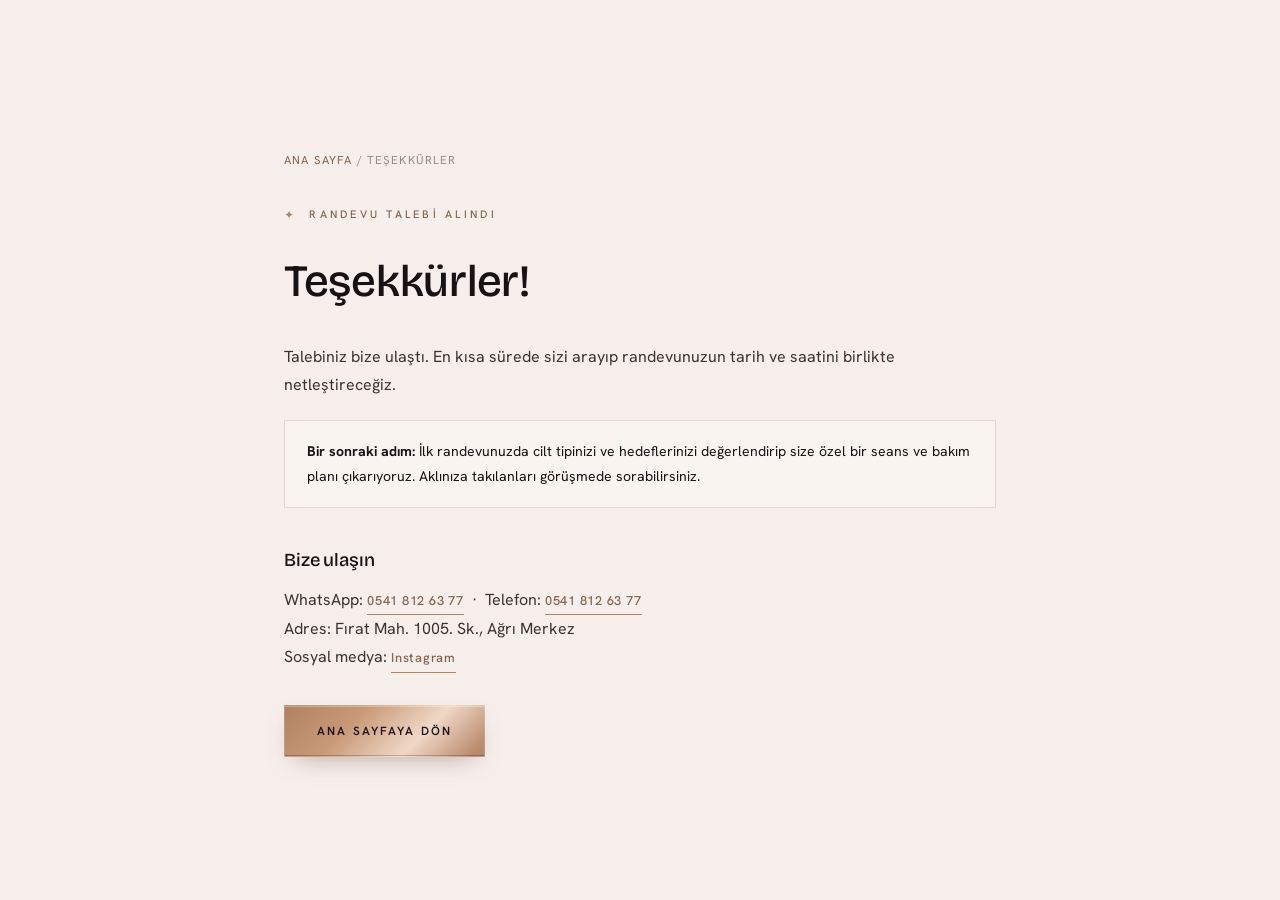
<file: tesekkurler.html>
<!DOCTYPE html>
<html lang="tr">
<head>
<meta charset="UTF-8">
<meta name="viewport" content="width=device-width, initial-scale=1.0">
<meta name="theme-color" content="#171214">
<title>Teşekkürler | Le'Paris Güzellik Ağrı</title>
<meta name="description" content="Randevu talebiniz için teşekkürler. En kısa sürede sizi arayacağız.">
<meta name="robots" content="noindex, follow">
<link rel="icon" href="data:image/svg+xml,%3Csvg xmlns='http://www.w3.org/2000/svg' viewBox='0 0 100 100'%3E%3Crect width='100' height='100' rx='6' fill='%23171214'/%3E%3Ctext x='50' y='62' font-family='Georgia,serif' font-weight='600' font-size='38' fill='%23f0d8c6' text-anchor='middle'%3ELP%3C/text%3E%3C/svg%3E">
<link rel="preconnect" href="https://fonts.googleapis.com">
<link rel="preconnect" href="https://fonts.gstatic.com" crossorigin>
<link rel="stylesheet" href="styles.css?v=2">
</head>
<body>
<main class="subpage">
  <nav class="breadcrumb" aria-label="Sayfa yolu"><a href="index.html">Ana Sayfa</a> / Teşekkürler</nav>
  <p class="eyebrow"><span class="diamond">✦</span> Randevu Talebi Alındı</p>
  <h1>Teşekkürler!</h1>
  <p>Talebiniz bize ulaştı. En kısa sürede sizi arayıp randevunuzun tarih ve saatini birlikte netleştireceğiz.</p>

  <div class="notice">
    <strong>Bir sonraki adım:</strong> İlk randevunuzda cilt tipinizi ve hedeflerinizi değerlendirip size özel bir seans ve bakım planı çıkarıyoruz. Aklınıza takılanları görüşmede sorabilirsiniz.
  </div>

  <h2>Bize ulaşın</h2>
  <p>
    WhatsApp: <a class="link-gold" href="https://wa.me/905418126377" target="_blank" rel="noopener">0541 812 63 77</a> &nbsp;·&nbsp; Telefon: <a class="link-gold" href="tel:+905418126377">0541 812 63 77</a><br>
    Adres: Fırat Mah. 1005. Sk., Ağrı Merkez<br>
    Sosyal medya: <a class="link-gold" href="https://www.instagram.com/leparisguzellik/" target="_blank" rel="noopener">Instagram</a>
  </p>

  <p style="margin-top:2em;"><a class="btn btn-gold" href="index.html">Ana Sayfaya Dön</a></p>
</main>
</body>
</html>
</file>
<file: styles.css>
/* ===========================================================
   Le'Paris Güzellik Ağrı — "Rose Noir" (Ağrı Merkez · bayan kuaförü & güzellik merkezi)
   Premium & lüks: sıcak erik-siyahı zemin + rose gold (gül altını)
   metalik + toz pembe vurgular + sıcak kemik beyazı.
   Bricolage Grotesque + Hanken Grotesk. İmza: ince rose gold çizgi + ✦ + "DÜ" monogram
   =========================================================== */

@import url('https://fonts.googleapis.com/css2?family=Bricolage+Grotesque:opsz,wght@12..96,400;12..96,500;12..96,600;12..96,700&family=Hanken+Grotesk:ital,wght@0,300;0,400;0,500;0,600;1,400&display=swap');

:root{
  /* ---- Palet: erik-siyahı + kemik beyazı + rose gold + toz pembe ---- */
  --noir: #0e0a0c;        /* en koyu ton — veil, en derin bölümler */
  --onyx: #171214;        /* sıcak erik near-black */
  --espresso: #241b20;
  --ivory: #f6efec;       /* sıcak kemik beyazı, hafif rosé */
  --paper: #faf4f1;
  --line: #e6d8d3;
  --muted: #9a8a85;
  --ink-soft: #3c332f;
  --rose: #c58f88;        /* toz pembe — küçük vurgular */
  --gold: #b0876a;        /* rose gold (açık zemin üstü orta) */
  --gold-deep: #8a624a;   /* açık zeminde metin/link için koyu rose gold */
  --gold-light: #d9ac8e;  /* koyu zeminde rose gold */
  --gold-shine: #f0d8c6;  /* metalik parıltı tepe noktası */
  --gold-gilt: linear-gradient(135deg, #9c6f52 0%, #c99a78 34%, #f0d8c6 52%, #b98a6d 68%, #8a5f45 100%);

  --font-display: 'Bricolage Grotesque', 'Segoe UI', system-ui, sans-serif;
  --font-body: 'Hanken Grotesk', -apple-system, BlinkMacSystemFont, 'Segoe UI', sans-serif;

  --container: 1180px;
  --pad: 24px;
}

:root[data-theme="dark"]{
  --onyx: #100c0e;
  --ivory: #171214;
  --paper: #1d161a;
  --line: #38302f;
  --muted: #9c8c87;
  --ink-soft: #ded3ce;
}

*, *::before, *::after{ box-sizing: border-box; }
html{ scroll-behavior: smooth; }
body{
  margin: 0; background: var(--ivory); color: var(--onyx);
  font-family: var(--font-body); font-weight: 400; line-height: 1.75;
  -webkit-font-smoothing: antialiased; overflow-x: hidden;
}
h1,h2,h3,h4{ font-family: var(--font-display); font-weight: 500; margin: 0 0 .5em; color: var(--onyx); letter-spacing: -.006em; font-optical-sizing: auto; }
.section-title,.sh-title{ text-wrap: balance; }
p{ margin: 0 0 1em; color: var(--ink-soft); }
a{ color: inherit; text-decoration: none; }
ul,ol{ list-style: none; margin: 0; padding: 0; }
img{ max-width: 100%; display: block; }
button{ font-family: inherit; }
em{ font-style: italic; }

.container{ max-width: var(--container); margin: 0 auto; padding: 0 var(--pad); }
.section{ padding: 118px 0; }
.section-alt{ background: var(--paper); }

/* ---------- İmza öğeler: eyebrow + elmas + monogram ayraç ---------- */
.eyebrow{
  display: inline-flex; align-items: center; gap: 12px; font-size: .68rem; letter-spacing: .3em;
  text-transform: uppercase; color: var(--gold-deep); font-weight: 500; margin: 0 0 18px;
}
.eyebrow-light{ color: var(--gold-light); }
.diamond{ color: var(--gold); font-size: .72rem; line-height: 1; transform: translateY(0); }
.eyebrow-light .diamond{ color: var(--gold-light); }

.monogram-divider{
  display: flex; align-items: center; justify-content: center; gap: 22px;
  max-width: 420px; margin: 0 auto; padding: 0 var(--pad);
}
.monogram-divider span{ flex: 1; height: 1px; background: linear-gradient(90deg, transparent, var(--line), transparent); }
.monogram-divider b{
  font-family: var(--font-display); font-weight: 600; font-size: .95rem; letter-spacing: .18em;
  color: var(--gold-deep);
}

/* ---------- Section head ---------- */
.section-head{ max-width: 660px; margin: 0 auto 66px; text-align: center; }
.section-head.split{
  display: flex; align-items: flex-end; justify-content: space-between; gap: 34px;
  flex-wrap: wrap; text-align: left; margin: 0 0 60px; max-width: none;
}
.section-title{ font-size: clamp(2rem, 3.8vw, 3.1rem); line-height: 1.12; }
.section-lead{ margin: 14px auto 0; max-width: 540px; font-size: 1rem; color: var(--ink-soft); }
.section-note{ max-width: 330px; margin: 0; font-size: .92rem; color: var(--muted); }

/* ---------- Buttons ---------- */
.btn{
  display: inline-flex; align-items: center; justify-content: center; gap: 10px;
  padding: 15px 32px; font-size: .74rem; font-weight: 500; letter-spacing: .18em;
  text-transform: uppercase; cursor: pointer; border: 1px solid transparent;
  transition: background .28s ease, color .28s ease, border-color .28s ease; border-radius: 1px;
}
.btn-gold{
  background: var(--gold-gilt); background-size: 180% 180%; background-position: 30% 50%;
  color: #1e1418; border-color: rgba(255,255,255,.14); font-weight: 600;
  box-shadow: inset 0 1px 0 rgba(255,255,255,.28), inset 0 -1px 0 rgba(0,0,0,.22), 0 10px 26px -12px rgba(120,80,60,.55);
  transition: background-position .5s ease, box-shadow .3s ease, transform .3s cubic-bezier(.2,.8,.2,1);
}
.btn-gold:hover{ background-position: 70% 50%; box-shadow: inset 0 1px 0 rgba(255,255,255,.35), inset 0 -1px 0 rgba(0,0,0,.28), 0 14px 32px -12px rgba(120,80,60,.7); }
.btn-dark{ background: var(--onyx); color: var(--ivory); border-color: var(--onyx); }
.btn-dark:hover{ background: var(--espresso); }
.btn-ghost{ background: transparent; color: var(--onyx); border-color: var(--onyx); }
.btn-ghost:hover{ background: var(--onyx); color: var(--ivory); }
.btn-ghost-light{ background: transparent; color: var(--ivory); border-color: rgba(246,239,236,.4); }
.btn-ghost-light:hover{ border-color: var(--gold-light); color: var(--gold-light); }
.btn-block{ width: 100%; }

.link-gold{
  display: inline-flex; align-items: center; gap: 8px; font-size: .8rem; font-weight: 500;
  letter-spacing: .06em; color: var(--gold-deep); border-bottom: 1px solid var(--gold);
  padding-bottom: 2px;
}
.link-gold:hover{ color: var(--onyx); border-color: var(--onyx); }

/* ===========================================================
   AÇILIŞ EFEKTİ (LOADER)
   Fildişi ekran → altın "NK" monogram halkası çizilir, marka adı
   ve altın çizgi belirir → ekran ortadan ikiye ayrılıp açılır.
   JS yoksa <noscript> ile gizlenir; reduced-motion'da yalnızca solar.
   =========================================================== */
.loader{ position: fixed; inset: 0; z-index: 999; pointer-events: none; }
.loader-panel{
  position: fixed; left: 0; right: 0; height: 50%; background: var(--ivory);
  transition: transform .6s cubic-bezier(.76,0,.24,1);
}
.loader-panel-top{ top: 0; border-bottom: 1px solid rgba(210,170,150,.30); }
.loader-panel-bottom{ bottom: 0; }
.loader.is-open .loader-panel-top{ transform: translateY(-100%); }
.loader.is-open .loader-panel-bottom{ transform: translateY(100%); }

.loader-inner{
  position: fixed; top: 50%; left: 50%; z-index: 1;
  display: flex; flex-direction: column; align-items: center; gap: 16px;
  transform: translate(-50%,-50%);
}
.loader-monogram{ color: var(--gold); opacity: 0; transform: scale(.9) rotate(-8deg); transition: opacity .5s ease, transform .6s cubic-bezier(.22,.68,0,1); }
.loader-ring{ stroke-dasharray: 352; stroke-dashoffset: 352; transition: stroke-dashoffset 1s ease .1s; }
.loader-word{
  font-family: var(--font-body); font-size: .72rem; font-weight: 500; letter-spacing: .42em;
  text-indent: .42em; color: var(--espresso); opacity: 0; transform: translateY(8px);
  transition: opacity .5s ease .15s, transform .5s ease .15s;
}
.loader-line{ width: 0; height: 1px; background: var(--gold); transition: width .6s ease .25s; }
.loader.is-ready .loader-monogram{ opacity: 1; transform: none; }
.loader.is-ready .loader-ring{ stroke-dashoffset: 0; }
.loader.is-ready .loader-word{ opacity: 1; transform: none; }
.loader.is-ready .loader-line{ width: 54px; }
.loader.is-open .loader-inner{ opacity: 0; transition: opacity .25s ease; }
.loader.is-hidden{ display: none; }

@media (prefers-reduced-motion: reduce){
  .loader-panel{ transition: opacity .3s ease; }
  .loader.is-open .loader-panel-top,
  .loader.is-open .loader-panel-bottom{ transform: none; opacity: 0; }
  .loader-monogram,.loader-word,.loader-line,.loader-ring{ transition: none; }
  .loader.is-ready .loader-line{ width: 54px; }
}

/* ---------- Skip link ---------- */
.skip-link{ position: absolute; left: -999px; top: 0; background: var(--gold-deep); color: #fff; padding: 12px 20px; z-index: 1000; font-weight: 600; letter-spacing: .05em; }
.skip-link:focus{ left: 0; }

/* ===========================================================
   HEADER — ortada logotip, iki yanda menü
   =========================================================== */
.header{ position: fixed; inset: 0 0 auto 0; z-index: 80; transition: background .35s ease, box-shadow .35s ease; }
/* Üstteki yazılar (logo + hamburger) parlak hero/görsel üzerinde de okunsun diye
   header arkasına koyu bir degrade perde; sayfa kayınca (.scrolled) kaybolur. */
.header::before{ content:''; position:absolute; inset:0 0 -22px 0; z-index:-1; pointer-events:none;
  background: linear-gradient(180deg, rgba(11,7,9,.74) 0%, rgba(11,7,9,.42) 52%, rgba(11,7,9,0) 100%);
  transition: opacity .35s ease; }
.header.scrolled::before{ opacity:0; }
/* Kaydırmadan önce (hero üstünde) yazılara ek okunabilirlik payı */
.header:not(.scrolled) .logo-name,
.header:not(.scrolled) .logo-sub,
.header:not(.scrolled) .nav a,
.header:not(.scrolled) .header-phone{ text-shadow: 0 1px 10px rgba(0,0,0,.45); }
.header.scrolled{ background: rgba(250,244,241,.985); backdrop-filter: blur(10px); box-shadow: 0 1px 0 var(--line); }
:root[data-theme="dark"] .header.scrolled{ background: rgba(29,22,26,.985); }
@media (prefers-color-scheme: dark){ :root:not([data-theme="light"]) .header.scrolled{ background: rgba(29,22,26,.985); } }
.header-inner{
  max-width: var(--container); margin: 0 auto; padding: 22px var(--pad);
  display: flex; align-items: center; gap: 20px; transition: padding .3s ease;
}
.header.scrolled .header-inner{ padding-top: 14px; padding-bottom: 14px; }
.header-side{ flex: 1 1 0; display: flex; align-items: center; gap: 26px; min-width: 0; }
.header-side-right{ justify-content: flex-end; }
.logo{ flex: 0 0 auto; }

.logo{ text-align: center; display: flex; flex-direction: column; align-items: center; line-height: 1; }
.logo-name{ font-family: var(--font-display); font-weight: 600; font-size: 1.5rem; letter-spacing: .22em; text-indent: .22em; color: #f4ece8; transition: color .35s ease; }
.logo-sub{ font-size: .56rem; font-weight: 500; letter-spacing: .32em; text-indent: .32em; text-transform: uppercase; color: var(--gold-light); margin-top: 5px; transition: color .35s ease; }
.header.scrolled .logo-name{ color: var(--ink-soft); }
.header.scrolled .logo-sub{ color: var(--muted); }

.nav{ display: none; gap: 30px; font-size: .68rem; font-weight: 500; letter-spacing: .18em; text-transform: uppercase; }
.nav-right{ justify-content: flex-end; }
@media (min-width: 1000px){ .nav{ display: flex; } }
.nav a{ position: relative; padding-bottom: 3px; color: rgba(246,239,236,.8); transition: color .35s ease; }
.nav a::after{ content: ''; position: absolute; left: 0; bottom: 0; width: 0; height: 1px; background: var(--gold-light); transition: width .28s ease; }
.nav a:hover{ color: #fff; }
.nav a:hover::after{ width: 100%; }
.header.scrolled .nav a{ color: var(--ink-soft); }
.header.scrolled .nav a:hover{ color: var(--ink-soft); }
.header.scrolled .nav a::after{ background: var(--gold); }

.header-phone{ display: none; }
@media (min-width: 1160px){
  .header-phone{
    display: inline-block; flex: 0 0 auto; margin-left: 10px; white-space: nowrap;
    font-size: .72rem; font-weight: 500; letter-spacing: .06em; color: #f4ece8;
    border: 1px solid rgba(244,236,232,.42); padding: 9px 15px; border-radius: 1px; transition: color .35s ease, border-color .35s ease;
  }
  .header-phone:hover{ border-color: var(--gold-light); color: var(--gold-light); }
  .header.scrolled .header-phone{ color: var(--ink-soft); border-color: var(--line); }
  .header.scrolled .header-phone:hover{ border-color: var(--gold); color: var(--gold-deep); }
}

.nav-toggle{
  display: inline-flex; width: 40px; height: 40px; align-items: center; justify-content: center;
  background: none; border: 1px solid rgba(244,236,232,.38); border-radius: 50%; color: #f4ece8; justify-self: start;
  transition: color .35s ease, border-color .35s ease;
}
.header.scrolled .nav-toggle{ border-color: var(--line); color: var(--ink-soft); }
@media (min-width: 1000px){ .nav-toggle{ display: none; } }

.nav-mobile{
  position: fixed; inset: 0; z-index: 90; background: var(--ivory); padding: 104px 32px 40px;
  display: flex; flex-direction: column; gap: 8px; font-family: var(--font-display); font-size: 1.6rem;
  transform: translateX(100%); transition: transform .38s cubic-bezier(.76,0,.24,1);
}
.nav-mobile.open{ transform: translateX(0); }
.nav-mobile a{ padding: 12px 0; border-bottom: 1px solid var(--line); color: var(--onyx); }
.nav-mobile a:last-child{ border: 0; }
.nav-mobile .nav-mobile-cta{
  margin-top: 18px; font-family: var(--font-body); font-size: .78rem; font-weight: 600;
  letter-spacing: .16em; text-transform: uppercase; text-align: center; background: var(--gold-gilt);
  color: #1e1418; padding: 16px; border-radius: 1px; box-shadow: inset 0 1px 0 rgba(255,255,255,.25);
}
.nav-mobile .close-btn{
  position: absolute; top: 24px; right: 24px; width: 42px; height: 42px; border-radius: 50%;
  border: 1px solid var(--line); background: none; font-family: var(--font-body); font-size: 1rem; color: var(--onyx);
}

/* ===========================================================
   HERO — tek ekran yüksekliğinde, otomatik görsel geçişli
   (zorunlu uzun scroll YOK; arka plan görselleri kendiliğinden
    yumuşak crossfade + hafif Ken Burns ile değişir)
   =========================================================== */
.scrollhero{ position: relative; background: var(--onyx); }
.sh-stage{
  position: relative; min-height: 100vh; overflow: hidden;
  display: flex; align-items: center; color: var(--ivory);
  padding: 130px 0 108px;
}
.sh-bg{ position: absolute; inset: 0; z-index: 0; background: var(--onyx); }
.sh-layer{
  position: absolute; inset: 0; background-size: cover; background-position: right center;
  opacity: 0; transition: opacity 1.2s ease;
}
.sh-layer.is-active{ opacity: 1; }
@media (max-width: 900px){ .sh-layer{ background-position: 78% top; } }
.sh-veil{
  position: absolute; inset: 0; z-index: 1;
  background:
    linear-gradient(90deg, rgba(20,13,17,.92) 0%, rgba(20,13,17,.68) 30%, rgba(20,13,17,.26) 58%, rgba(20,13,17,.05) 92%),
    linear-gradient(0deg, rgba(20,13,17,.84) 0%, rgba(20,13,17,.06) 46%);
}
@media (max-width: 900px){
  .sh-veil{ background: linear-gradient(0deg, rgba(18,11,15,.95) 4%, rgba(18,11,15,.56) 44%, rgba(18,11,15,.44) 100%); }
}
.hero-lines{ display: none; }
.hero-grain{
  position: absolute; inset: 0; z-index: 2; opacity: .5; pointer-events: none;
  background-image: url('data:image/svg+xml;utf8,<svg xmlns="http://www.w3.org/2000/svg" width="600" height="600"><filter id="n"><feTurbulence type="fractalNoise" baseFrequency="0.014" numOctaves="3" seed="7" result="noise"/><feColorMatrix in="noise" type="matrix" values="0 0 0 0 0.85  0 0 0 0 0.72  0 0 0 0 0.48  0 0 0 0.045 0"/></filter><rect width="100%25" height="100%25" filter="url(%23n)"/></svg>');
  background-size: 600px 600px;
}

.sh-content{ position: relative; z-index: 3; max-width: 820px; }
.sh-eyebrow{ opacity: 0; filter: blur(10px); transform: translateY(10px); transition: opacity .7s ease, filter .7s ease, transform .7s ease; }
.sh-title{
  font-family: var(--font-display); font-weight: 500; color: var(--ivory);
  font-size: clamp(2.9rem, 6.6vw, 5.6rem); line-height: 1.03; margin: 0 0 .34em; letter-spacing: .005em;
}
.sh-title .line{ display: block; overflow: hidden; padding-bottom: .04em; }
.sh-title .line > span{ display: block; transform: translateY(115%); transition: transform .9s cubic-bezier(.16,1,.3,1); }
.sh-title em{ font-style: italic; }
.sh-sub{ max-width: 34rem; font-size: 1.08rem; color: rgba(246,239,236,.74); opacity: 0; transform: translateY(16px); transition: opacity .7s ease .1s, transform .7s ease .1s; }
.sh-actions{ display: flex; flex-wrap: wrap; gap: 15px; margin: 32px 0 42px; opacity: 0; transform: translateY(16px); transition: opacity .7s ease .2s, transform .7s ease .2s; }
.hero-actions{ display: flex; flex-wrap: wrap; gap: 15px; }
.sh-trust{ display: flex; align-items: center; gap: 26px; flex-wrap: wrap; padding-top: 24px; border-top: 1px solid rgba(246,239,236,.16); opacity: 0; transform: translateY(16px); transition: opacity .7s ease .3s, transform .7s ease .3s; }
.hero-trust{ display: flex; align-items: center; gap: 26px; flex-wrap: wrap; }
.trust-item{ display: flex; flex-direction: column; gap: 3px; }
.trust-item strong{ font-family: var(--font-display); font-weight: 600; font-size: 1.6rem; color: var(--gold-light); line-height: 1; }
.trust-item span{ font-size: .68rem; letter-spacing: .12em; text-transform: uppercase; color: rgba(246,239,236,.55); }
.trust-sep{ width: 1px; height: 34px; background: rgba(246,239,236,.16); }

/* giriş animasyonu tetiği */
.sh-stage.is-in .sh-eyebrow,
.sh-stage.is-in .sh-sub,
.sh-stage.is-in .sh-actions,
.sh-stage.is-in .sh-trust{ opacity: 1; filter: none; transform: none; }
.sh-stage.is-in .sh-title .line > span{ transform: none; }
.sh-stage.is-in .sh-title .line:nth-child(2) > span{ transition-delay: .12s; }

/* altın shimmer — vurgu kelime */
.shimmer{
  background: linear-gradient(100deg, var(--gold-light) 18%, var(--gold-shine) 40%, #fff6e6 50%, var(--gold-shine) 60%, var(--gold-light) 82%);
  background-size: 220% 100%;
  -webkit-background-clip: text; background-clip: text; color: transparent;
  animation: shimmer 5.5s linear infinite;
}
@keyframes shimmer{ to{ background-position: -220% 0; } }

/* aşağı-kaydır ipucu */
.sh-hint{ position: absolute; left: 50%; bottom: 26px; transform: translateX(-50%); z-index: 4; display: flex; flex-direction: column; align-items: center; gap: 10px; }
.sh-hint-word{ font-size: .58rem; letter-spacing: .28em; text-transform: uppercase; color: rgba(246,239,236,.55); }
.sh-hint-line{ width: 1px; height: 42px; background: linear-gradient(var(--gold-light), transparent); animation: scrollpulse 2.4s ease-in-out infinite; }
@keyframes scrollpulse{ 0%,100%{ opacity: .3; transform: scaleY(.55); transform-origin: top; } 50%{ opacity: 1; transform: scaleY(1); } }

@media (max-width: 900px){
  .sh-stage{ min-height: 100dvh; padding: 104px 0 78px; }
  .sh-hint{ display: none; }
}
@media (max-width: 480px){
  .sh-eyebrow{ letter-spacing: .16em; font-size: .6rem; gap: 9px; margin-bottom: 14px; }
  .sh-title{ font-size: clamp(2.4rem, 10vw, 3.1rem); margin-bottom: .28em; }
  .sh-sub{ font-size: .96rem; line-height: 1.6; }
  .sh-actions{ margin: 22px 0 26px; gap: 12px; }
  .sh-actions .btn{ width: 100%; }
  .sh-trust{ gap: 16px 20px; padding-top: 18px; }
  .trust-item strong{ font-size: 1.3rem; }
  .trust-sep{ display: none; }
}

/* JS yoksa / reduced-motion: içerik tam görünür */
.no-js .sh-title .line > span,
.no-js .sh-eyebrow, .no-js .sh-sub, .no-js .sh-actions, .no-js .sh-trust{ opacity: 1; transform: none; filter: none; }
@media (prefers-reduced-motion: reduce){
  .sh-layer{ transition: opacity 1.5s ease; transform: none; }
  .sh-layer.is-active{ transform: none; }
  .sh-title .line > span{ transform: none; transition: none; }
  .sh-eyebrow, .sh-sub, .sh-actions, .sh-trust{ opacity: 1; transform: none; filter: none; transition: none; }
  .shimmer{ animation: none; }
  .sh-hint-line{ animation: none; }
}

/* ===========================================================
   HİZMETLER — çift sütun menü listesi (ikon-kart değil)
   =========================================================== */
.menu{ display: grid; grid-template-columns: 1fr 1fr; gap: 0 56px; max-width: 980px; margin: 0 auto; }
.menu-row{ display: grid; grid-template-columns: 34px 1fr; gap: 16px; align-items: baseline; padding: 26px 0; border-bottom: 1px solid var(--line); }
.menu-col:first-child .menu-row:first-child,
.menu-col:last-child .menu-row:first-child{ border-top: 1px solid var(--line); }
.menu-idx{ font-family: var(--font-display); font-style: italic; font-size: 1.15rem; color: var(--gold); }
.menu-body h3{ font-size: 1.28rem; margin-bottom: 5px; }
.menu-body p{ margin: 0; font-size: .88rem; color: var(--muted); }
.menu-row{ transition: padding-left .28s ease; }
.menu-row:hover{ padding-left: 8px; }
.menu-note{ text-align: center; margin-top: 40px; font-size: .92rem; color: var(--muted); }

@media (max-width: 820px){
  .menu{ grid-template-columns: 1fr; gap: 0; }
  .menu-col:last-child .menu-row:first-child{ border-top: 0; }
}

/* ===========================================================
   GELİN HAZIRLIĞI — 4 adım
   =========================================================== */
.steps{ display: grid; grid-template-columns: repeat(4, 1fr); gap: 28px; counter-reset: none; }
.step{ padding: 32px 24px; background: var(--ivory); border: 1px solid var(--line); position: relative; }
.section-alt .step{ background: var(--paper); }
.step-no{ font-family: var(--font-display); font-style: italic; font-size: 2rem; color: var(--gold); display: block; margin-bottom: 14px; }
.step h3{ font-size: 1.18rem; margin-bottom: 8px; }
.step p{ margin: 0; font-size: .88rem; color: var(--muted); }
@media (max-width: 900px){ .steps{ grid-template-columns: 1fr 1fr; } }
@media (max-width: 560px){ .steps{ grid-template-columns: 1fr; } }

/* ===========================================================
   ÇALIŞMALAR / LOOKBOOK — tipografik altın çerçeveli kartlar
   =========================================================== */
.lookbook{ display: grid; grid-template-columns: repeat(4, 1fr); gap: 22px; }
.look-card{
  position: relative; aspect-ratio: 3/4; display: flex; flex-direction: column; justify-content: space-between;
  padding: 24px; background: linear-gradient(160deg, var(--espresso), var(--onyx)); color: var(--ivory);
  overflow: hidden; transition: transform .35s ease;
}
.look-card:hover{ transform: translateY(-6px); }
.look-photo{ position: absolute; inset: 0; width: 100%; height: 100%; object-fit: cover; z-index: 0; transition: transform .7s ease; }
.look-card:has(.look-photo)::after{ content: ''; position: absolute; inset: 0; z-index: 0; background: linear-gradient(180deg, rgba(15,9,13,.06) 0%, rgba(15,9,13,.12) 40%, rgba(15,9,13,.55) 78%, rgba(15,9,13,.82) 100%); }
.look-card:hover .look-photo{ transform: scale(1.06); }
.look-corner{ position: absolute; z-index: 1; width: 22px; height: 22px; border: 1px solid var(--gold-light); opacity: .8; }
.look-corner.tl{ top: 12px; left: 12px; border-right: 0; border-bottom: 0; }
.look-corner.br{ bottom: 12px; right: 12px; border-left: 0; border-top: 0; }
.look-kicker{ font-family: var(--font-display); font-style: italic; color: var(--gold-light); font-size: 1rem; position: relative; z-index: 1; }
.look-word{ font-family: var(--font-display); font-size: 1.9rem; line-height: 1.1; color: var(--ivory); position: relative; z-index: 1; margin-top: auto; }
.look-go{ font-size: .64rem; letter-spacing: .16em; text-transform: uppercase; color: rgba(246,239,236,.6); margin-top: 14px; position: relative; z-index: 1; transition: color .28s ease; }
.look-card:hover .look-go{ color: var(--gold-light); }
@media (max-width: 900px){ .lookbook{ grid-template-columns: 1fr 1fr; } }
@media (max-width: 460px){ .lookbook{ grid-template-columns: 1fr; } }

.ig-callout{
  margin-top: 46px; padding: 34px 38px; border: 1px solid var(--line); background: var(--paper);
  display: flex; align-items: center; justify-content: space-between; gap: 26px; flex-wrap: wrap;
}
.section .ig-callout{ background: var(--paper); }
.ig-text{ margin: 0; max-width: 460px; font-size: .95rem; }

/* ===========================================================
   EKİP
   =========================================================== */
.team{ display: grid; grid-template-columns: 1fr 1fr; gap: 28px; max-width: 900px; margin: 0 auto; }
.team-card{ padding: 40px 34px; border: 1px solid var(--line); background: var(--ivory); text-align: center; }
.section-alt .team-card{ background: var(--paper); }
.team-avatar{
  width: 74px; height: 74px; border-radius: 50%; margin: 0 auto 20px; display: flex; align-items: center; justify-content: center;
  background: var(--onyx); color: var(--gold-light); font-family: var(--font-display); font-weight: 600; font-size: 1.4rem; letter-spacing: .06em;
}
.team-card h3{ font-size: 1.35rem; margin-bottom: 4px; }
.team-role{ font-size: .66rem; letter-spacing: .2em; text-transform: uppercase; color: var(--gold-deep); margin-bottom: 14px; }
.team-card p:last-child{ margin: 0; font-size: .88rem; color: var(--muted); }
@media (max-width: 620px){ .team{ grid-template-columns: 1fr; } }

/* ===========================================================
   KONUM
   =========================================================== */
.location-layout{ display: grid; grid-template-columns: 1.25fr .75fr; gap: 26px; align-items: stretch; }
.map-frame{ overflow: hidden; border: 1px solid var(--line); min-height: 360px; filter: grayscale(.25) sepia(.1); }
.map-frame iframe{ width: 100%; height: 100%; min-height: 360px; border: 0; display: block; }
.location-card{ background: var(--ivory); border: 1px solid var(--line); padding: 34px; display: flex; flex-direction: column; gap: 22px; }
.section .location-card{ background: var(--paper); }
.info-item{ display: flex; gap: 14px; align-items: flex-start; font-size: .9rem; color: var(--ink-soft); }
.info-item .icon{ width: 18px; height: 18px; color: var(--gold); margin-top: 4px; flex: none; }
.info-item a:hover{ color: var(--gold-deep); }
.location-card .btn{ margin-top: auto; }
@media (max-width: 900px){ .location-layout{ grid-template-columns: 1fr; } .map-frame{ min-height: 300px; } }

/* ===========================================================
   YORUMLAR / GÜVEN
   =========================================================== */
.trust-grid{ display: grid; grid-template-columns: .8fr 1.2fr; gap: 44px; align-items: center; max-width: 980px; margin: 0 auto; }
.trust-stat{ text-align: center; border: 1px solid var(--line); padding: 46px 30px; background: var(--ivory); }
.section-alt .trust-stat{ background: var(--paper); }
.trust-huge{ font-family: var(--font-display); font-weight: 600; font-size: 3.4rem; line-height: 1; color: var(--gold-deep); margin: 0 0 12px; }
.trust-cap{ font-size: .82rem; color: var(--muted); margin: 0 0 18px; }
.trust-copy p{ font-size: 1rem; }
.trust-copy .btn{ margin-top: 8px; }
@media (max-width: 820px){ .trust-grid{ grid-template-columns: 1fr; gap: 30px; } }

/* ===========================================================
   RANDEVU (koyu bölüm)
   =========================================================== */
.section-dark{ background: var(--onyx); color: var(--ivory); position: relative; overflow: hidden; }
.section-dark::before{
  content: ''; position: absolute; inset: 0; opacity: .45; pointer-events: none;
  background-image: url('data:image/svg+xml;utf8,<svg xmlns="http://www.w3.org/2000/svg" width="600" height="600"><filter id="n2"><feTurbulence type="fractalNoise" baseFrequency="0.013" numOctaves="3" seed="4"/><feColorMatrix type="matrix" values="0 0 0 0 0.85  0 0 0 0 0.72  0 0 0 0 0.48  0 0 0 0.05 0"/></filter><rect width="100%25" height="100%25" filter="url(%23n2)"/></svg>');
  background-size: 600px 600px;
}
.section-dark .container{ position: relative; z-index: 1; }
.section-dark h2{ color: var(--ivory); }
.section-dark p{ color: rgba(246,239,236,.7); }
.appointment-grid{ display: grid; grid-template-columns: .9fr 1.1fr; gap: 58px; align-items: start; }
.direct-link{ display: inline-flex; align-items: center; gap: 14px; font-family: var(--font-display); font-style: italic; font-size: 1.7rem; color: var(--ivory); margin-top: 22px; }
.direct-link .icon{ color: var(--gold-light); width: 20px; height: 20px; }
.direct-link:hover{ color: var(--gold-light); }
.direct-note{ display: block; margin-top: 10px; color: rgba(246,239,236,.5); font-size: .82rem; }

.field{ margin-bottom: 24px; }
.field label{ display: block; font-size: .64rem; font-weight: 500; letter-spacing: .18em; text-transform: uppercase; margin-bottom: 10px; color: rgba(246,239,236,.55); }
.field input, .field select, .field textarea{
  width: 100%; padding: 9px 0; border: none; border-bottom: 1px solid rgba(246,239,236,.32);
  background: transparent; color: var(--ivory); font-family: var(--font-body); font-size: .98rem; border-radius: 0;
}
.field select option{ color: #111; }
.field input:focus, .field select:focus, .field textarea:focus{ outline: none; border-color: var(--gold-light); }
.field input::placeholder, .field textarea::placeholder{ color: rgba(246,239,236,.35); }
.field textarea{ resize: vertical; }
.form-grid{ display: grid; grid-template-columns: 1fr 1fr; gap: 0 26px; }
.field.full{ grid-column: 1 / -1; }
.form-success{ display: none; margin-top: 18px; font-size: .88rem; color: var(--gold-light); font-family: var(--font-display); font-style: italic; }
.form-success.show{ display: block; }
.form-success a{ border-bottom: 1px solid currentColor; }
@media (max-width: 860px){ .appointment-grid{ grid-template-columns: 1fr; gap: 40px; } }
@media (max-width: 520px){ .form-grid{ grid-template-columns: 1fr; } }

/* ===========================================================
   SSS
   =========================================================== */
.faq-list{ max-width: 780px; margin: 0 auto; }
.faq-item{ border-bottom: 1px solid var(--line); }
.faq-item:first-child{ border-top: 1px solid var(--line); }
.faq-item summary{ cursor: pointer; list-style: none; padding: 26px 4px; font-family: var(--font-display); font-size: 1.2rem; display: flex; justify-content: space-between; gap: 20px; align-items: center; }
.faq-item summary::-webkit-details-marker{ display: none; }
.faq-item summary::after{ content: '+'; color: var(--gold); font-size: 1.3rem; line-height: 1; flex: none; font-family: var(--font-body); }
.faq-item[open] summary::after{ content: '–'; }
.faq-item p{ padding: 0 4px 26px; margin: 0; max-width: 640px; color: var(--ink-soft); }

/* ===========================================================
   FOOTER
   =========================================================== */
.footer{ background: var(--onyx); color: rgba(246,239,236,.62); padding: 74px 0 30px; }
.footer-inner{ max-width: var(--container); margin: 0 auto; padding: 0 var(--pad); display: grid; grid-template-columns: 1.5fr 1fr 1fr; gap: 44px; }
.footer-logo{ font-family: var(--font-display); font-weight: 600; font-size: 1.5rem; letter-spacing: .2em; color: var(--ivory); margin: 0 0 12px; display: flex; flex-direction: column; }
.footer-logo span{ font-family: var(--font-body); font-size: .56rem; letter-spacing: .3em; text-transform: uppercase; color: var(--gold-light); margin-top: 6px; }
.footer-tagline{ font-size: .88rem; margin-bottom: 16px; max-width: 300px; }
.footer-social{ display: flex; gap: 18px; font-size: .72rem; letter-spacing: .14em; text-transform: uppercase; }
.footer-social a{ color: var(--gold-light); border-bottom: 1px solid transparent; padding-bottom: 2px; }
.footer-social a:hover{ border-color: var(--gold-light); }
.footer-col h5{ color: var(--ivory); font-size: .62rem; letter-spacing: .2em; text-transform: uppercase; margin-bottom: 16px; font-weight: 500; }
.footer-col a{ display: block; margin-bottom: 11px; font-size: .86rem; }
.footer-col a:hover{ color: var(--gold-light); }
.footer-bottom{ max-width: var(--container); margin: 46px auto 0; padding: 24px var(--pad) 0; border-top: 1px solid rgba(246,239,236,.14); display: flex; flex-wrap: wrap; justify-content: space-between; gap: 12px; font-size: .74rem; }
.footer-legal-links{ display: flex; gap: 20px; }
.footer-legal-links a:hover{ color: var(--gold-light); }
@media (max-width: 800px){ .footer-inner{ grid-template-columns: 1fr 1fr; } }
@media (max-width: 520px){ .footer-inner{ grid-template-columns: 1fr; } }

/* ===========================================================
   STICKY MOBİL CTA
   =========================================================== */
.mobile-cta{ position: fixed; left: 0; right: 0; bottom: 0; z-index: 85; display: none; gap: 1px; background: var(--line); }
.mobile-cta a{ flex: 1; text-align: center; padding: 15px; font-size: .74rem; font-weight: 600; letter-spacing: .14em; text-transform: uppercase; background: var(--ivory); color: var(--onyx); }
.mobile-cta .mcta-wa{ background: var(--gold-gilt); color: #1e1418; box-shadow: inset 0 1px 0 rgba(255,255,255,.25); }
@media (max-width: 780px){ .mobile-cta{ display: flex; } body{ padding-bottom: 52px; } }

/* ===========================================================
   REVEAL (scroll geçiş efektleri) — ilerlemeli geliştirme
   .reveal varsayılan GÖRÜNÜR; JS çalışınca .reveal-armed ile
   gizli başlatılır, görünüme girince .in-view eklenir.
   =========================================================== */
.reveal{ transition: opacity .8s cubic-bezier(.22,.68,.14,1), transform .8s cubic-bezier(.22,.68,.14,1), filter .8s ease; transition-delay: calc(var(--stagger, 0) * 85ms); }
.reveal.reveal-armed:not(.in-view){ opacity: 0; transform: translateY(30px); }
.reveal.reveal-armed:not(.in-view).reveal-left{ transform: translate(-32px, 6px); }
.reveal.reveal-armed:not(.in-view).reveal-right{ transform: translate(32px, 6px); }
.reveal.reveal-armed:not(.in-view).reveal-scale{ transform: scale(.95); }
.reveal.reveal-armed:not(.in-view).reveal-blur{ opacity: 0; transform: translateY(18px); filter: blur(14px); }
.reveal.in-view{ opacity: 1; transform: none; filter: none; }

/* Başlık kelime-kelime stagger (21st.dev "text reveal") */
.section-title .w{ display: inline-block; overflow: hidden; vertical-align: top; padding-bottom: .14em; margin-bottom: -.14em; }
.section-title .w > i{ display: inline-block; font-style: inherit; transform: translateY(115%); transition: transform .8s cubic-bezier(.16,1,.3,1); transition-delay: calc(var(--wi, 0) * 55ms); }
.in-view .section-title .w > i,
.section-head.in-view .section-title .w > i{ transform: none; }
[data-title-split] .w > i{ will-change: transform; }

/* Magnetik / yaylı buton hover */
[data-magnetic]{ transition: transform .3s cubic-bezier(.2,.8,.2,1), background .28s ease, color .28s ease, border-color .28s ease; will-change: transform; }

/* İnce marquee şeridi */
.marquee{ overflow: hidden; border-block: 1px solid var(--line); background: var(--paper); padding: 20px 0; }
.marquee-track{ display: flex; gap: 46px; width: max-content; animation: marquee 34s linear infinite; }
.marquee:hover .marquee-track{ animation-play-state: paused; }
.marquee span{ font-family: var(--font-display); font-style: italic; font-size: 1.35rem; color: var(--ink-soft); display: inline-flex; align-items: center; gap: 46px; white-space: nowrap; }
.marquee span::after{ content: '✦'; color: var(--gold); font-size: .62rem; font-style: normal; }
@keyframes marquee{ to{ transform: translateX(-50%); } }
@media (prefers-reduced-motion: reduce){ .marquee-track{ animation: none; } }
@media (prefers-reduced-motion: reduce){
  .reveal, .reveal.reveal-armed{ opacity: 1; transform: none; filter: none; transition: none; }
  .section-title .w > i{ transform: none; transition: none; }
  .hero-scroll span{ animation: none; }
}

/* ===========================================================
   LEGAL / 404 / TEŞEKKÜR sayfaları
   =========================================================== */
.subpage{ padding: 150px var(--pad) 90px; max-width: 760px; margin: 0 auto; }
.breadcrumb{ font-size: .72rem; letter-spacing: .1em; text-transform: uppercase; color: var(--muted); margin-bottom: 30px; }
.breadcrumb a{ color: var(--gold-deep); }
.breadcrumb a:hover{ color: var(--onyx); }
.subpage h1{ font-size: clamp(1.9rem, 4vw, 2.8rem); margin-bottom: .5em; }
.subpage h2{ font-size: 1.15rem; margin-top: 2em; }
.subpage .notice{ background: var(--paper); border: 1px solid var(--line); padding: 18px 22px; font-size: .88rem; margin: 1.5em 0; }
.notfound{ min-height: 78vh; display: flex; flex-direction: column; align-items: center; justify-content: center; text-align: center; padding: 40px 24px; }
.notfound .code{ font-family: var(--font-display); font-style: italic; font-size: 5.5rem; line-height: 1; color: var(--gold); margin: 10px 0 18px; }
.notfound .btn{ margin-top: 24px; }

::selection{ background: var(--gold); color: #fff; }
</file>
